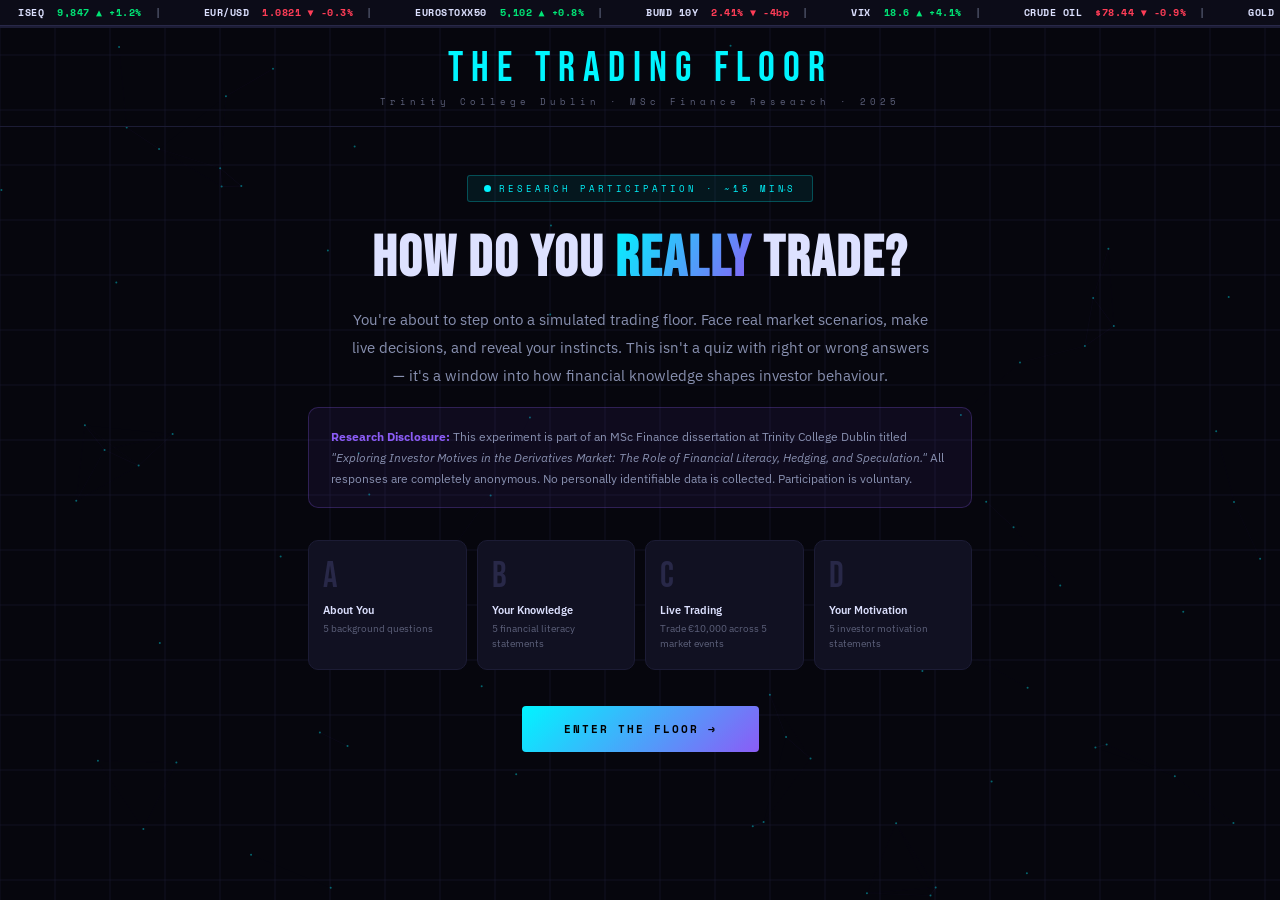
<file: index.html>
<!DOCTYPE html>
<html lang="en">
<head>
<meta charset="UTF-8">
<meta name="viewport" content="width=device-width, initial-scale=1.0">
<title>The Trading Floor — TCD MSc Finance Research</title>
<link href="https://fonts.googleapis.com/css2?family=Bebas+Neue&family=Space+Mono:wght@400;700&family=IBM+Plex+Sans:ital,wght@0,300;0,400;0,500;0,600;1,400&display=swap" rel="stylesheet">
<style>
:root{
  --bg:#06060d;--surface:#0c0c18;--card:#111122;--card2:#161630;
  --border:#1c1c35;--border2:#282848;
  --cyan:#00f5ff;--purple:#8b5cf6;--green:#00e676;
  --amber:#ffb300;--red:#ff3d57;--pink:#ff6b9d;
  --text:#dde1ff;--muted:#5c607a;--muted2:#8890b0;
}
*{margin:0;padding:0;box-sizing:border-box;}
html{scroll-behavior:smooth;}
body{background:var(--bg);color:var(--text);font-family:'IBM Plex Sans',sans-serif;min-height:100vh;overflow-x:hidden;}

/* ── CANVAS ── */
#bgCanvas{position:fixed;top:0;left:0;width:100%;height:100%;z-index:0;pointer-events:none;}

/* ── TICKER ── */
.ticker{position:fixed;top:0;left:0;width:100%;z-index:300;height:26px;background:var(--surface);border-bottom:1px solid var(--border2);overflow:hidden;display:flex;align-items:center;}
.ticker-track{display:flex;animation:tickRun 50s linear infinite;white-space:nowrap;}
@keyframes tickRun{0%{transform:translateX(0)}100%{transform:translateX(-50%)}}
.tick{font-family:'Space Mono',monospace;font-size:10px;padding:0 18px;color:var(--muted2);letter-spacing:.5px;}
.tick b{color:var(--text);}
.tick.up b.val{color:var(--green);}
.tick.dn b.val{color:var(--red);}

/* ── PROGRESS ── */
.prog-bar{position:fixed;top:26px;left:0;width:100%;height:2px;background:var(--border);z-index:299;}
.prog-fill{height:100%;background:linear-gradient(90deg,var(--cyan),var(--purple),var(--pink));transition:width .5s ease;width:0%;}

/* ── HEADER ── */
header{position:relative;z-index:10;padding:48px 40px 18px;text-align:center;border-bottom:1px solid var(--border);}
.hd-logo{font-family:'Bebas Neue',sans-serif;font-size:42px;letter-spacing:8px;color:var(--cyan);line-height:1;}
.hd-sub{font-family:'Space Mono',monospace;font-size:9px;color:var(--muted);letter-spacing:4px;margin-top:5px;}

/* ── SCREENS ── */
.screen{display:none;position:relative;z-index:10;}
.screen.active{display:block;}

/* ══════════ INTRO ══════════ */
#intro{max-width:720px;margin:0 auto;padding:48px 28px 80px;text-align:center;}
.badge-live{display:inline-flex;align-items:center;gap:8px;background:rgba(0,245,255,.07);border:1px solid rgba(0,245,255,.25);border-radius:3px;padding:6px 16px;font-family:'Space Mono',monospace;font-size:9px;letter-spacing:3px;color:var(--cyan);margin-bottom:28px;}
.blink{width:7px;height:7px;border-radius:50%;background:var(--cyan);animation:blink 1.4s ease infinite;}
@keyframes blink{0%,100%{opacity:1}50%{opacity:.2}}
.intro-h{font-family:'Bebas Neue',sans-serif;font-size:58px;letter-spacing:2px;line-height:1;margin-bottom:18px;}
.intro-h span{background:linear-gradient(120deg,var(--cyan),var(--purple));-webkit-background-clip:text;-webkit-text-fill-color:transparent;background-clip:text;}
.intro-p{font-size:15px;line-height:1.85;color:var(--muted2);max-width:580px;margin:0 auto 18px;}
.research-box{background:rgba(139,92,246,.07);border:1px solid rgba(139,92,246,.25);border-radius:10px;padding:18px 22px;font-size:12px;color:var(--muted2);line-height:1.75;text-align:left;margin:18px 0 32px;}
.research-box strong{color:var(--purple);}
.phases{display:grid;grid-template-columns:repeat(4,1fr);gap:10px;margin-bottom:36px;}
.ph{background:var(--card);border:1px solid var(--border);border-radius:10px;padding:18px 14px;text-align:left;}
.ph-letter{font-family:'Bebas Neue',sans-serif;font-size:36px;line-height:1;color:var(--border2);}
.ph-name{font-size:11px;font-weight:600;color:var(--text);margin-top:8px;}
.ph-desc{font-size:10px;color:var(--muted);margin-top:4px;line-height:1.5;}

/* ── BUTTONS ── */
.btn{background:linear-gradient(135deg,var(--cyan),var(--purple));color:#000;border:none;padding:15px 42px;font-family:'Space Mono',monospace;font-size:11px;font-weight:700;letter-spacing:2px;cursor:pointer;border-radius:4px;transition:all .2s;text-transform:uppercase;}
.btn:hover{transform:translateY(-2px);box-shadow:0 12px 32px rgba(0,245,255,.25);}
.btn:disabled{opacity:.4;cursor:not-allowed;transform:none;}
.btn-sm{background:var(--card2);color:var(--text);border:1px solid var(--border2);padding:10px 24px;font-family:'Space Mono',monospace;font-size:10px;letter-spacing:1px;cursor:pointer;border-radius:4px;transition:all .2s;text-transform:uppercase;}
.btn-sm:hover{border-color:var(--cyan);color:var(--cyan);}
.btn-ghost{background:transparent;border:1px solid var(--border2);color:var(--muted2);padding:10px 22px;font-family:'Space Mono',monospace;font-size:10px;letter-spacing:1px;cursor:pointer;border-radius:4px;transition:all .2s;text-transform:uppercase;}
.btn-ghost:hover{border-color:var(--purple);color:var(--text);}

/* ══════════ SECTION WRAPPER ══════════ */
#game{max-width:900px;margin:0 auto;padding:32px 22px 80px;}
.sec-hdr{display:flex;align-items:center;gap:14px;margin-bottom:26px;padding-bottom:18px;border-bottom:1px solid var(--border);}
.sec-tag{font-family:'Space Mono',monospace;font-size:9px;letter-spacing:2px;color:var(--cyan);background:rgba(0,245,255,.08);border:1px solid rgba(0,245,255,.2);padding:4px 12px;border-radius:2px;white-space:nowrap;}
.sec-title{font-family:'Bebas Neue',sans-serif;font-size:24px;letter-spacing:2px;color:var(--text);}
.sec-step{margin-left:auto;font-family:'Space Mono',monospace;font-size:10px;color:var(--muted);}

/* ── Q CARD ── */
.qcard{background:var(--card);border:1px solid var(--border);border-radius:12px;padding:28px 30px;margin-bottom:18px;animation:fadeUp .35s ease;}
@keyframes fadeUp{from{opacity:0;transform:translateY(16px)}to{opacity:1;transform:translateY(0)}}
.qlabel{font-family:'Space Mono',monospace;font-size:9px;letter-spacing:3px;color:var(--muted);margin-bottom:14px;}
.qtext{font-size:17px;font-weight:500;line-height:1.6;color:var(--text);margin-bottom:22px;}

/* ── OPTIONS ── */
.opts{display:flex;flex-direction:column;gap:9px;}
.opt{background:var(--surface);border:1.5px solid var(--border);border-radius:8px;padding:13px 18px;cursor:pointer;display:flex;align-items:center;gap:13px;transition:all .15s;font-size:14px;color:var(--text);}
.opt:hover{border-color:var(--purple);background:rgba(139,92,246,.07);transform:translateX(4px);}
.opt.sel{border-color:var(--cyan);background:rgba(0,245,255,.07);}
.opt-mark{width:18px;height:18px;border-radius:50%;border:2px solid var(--border2);flex-shrink:0;transition:all .15s;}
.opt.sel .opt-mark{border-color:var(--cyan);background:var(--cyan);}
.chk-mark{width:18px;height:18px;border-radius:4px;border:2px solid var(--border2);flex-shrink:0;display:flex;align-items:center;justify-content:center;font-size:10px;transition:all .15s;}
.opt.sel .chk-mark{border-color:var(--cyan);background:var(--cyan);color:#000;}

/* multi-col options */
.opts-2col{display:grid;grid-template-columns:1fr 1fr;gap:9px;}

/* ── LIKERT ── */
.lk-wrap{background:var(--card);border:1px solid var(--border);border-radius:12px;padding:24px 28px;margin-bottom:13px;animation:fadeUp .35s ease;}
.lk-stmt{font-size:15px;font-weight:500;line-height:1.65;color:var(--text);margin-bottom:20px;}
.lk-row{display:flex;align-items:center;gap:10px;}
.lk-end{font-family:'Space Mono',monospace;font-size:9px;color:var(--muted2);line-height:1.4;min-width:75px;}
.lk-end.r{text-align:right;}
.lk-dots{display:flex;flex:1;justify-content:center;gap:10px;}
.lk-dot{width:46px;height:46px;border-radius:50%;border:2px solid var(--border2);background:var(--surface);cursor:pointer;display:flex;align-items:center;justify-content:center;font-family:'Space Mono',monospace;font-size:12px;color:var(--muted2);transition:all .15s;}
.lk-dot:hover{border-color:var(--purple);color:var(--text);transform:scale(1.1);}
.lk-dot.sel{border-color:var(--cyan);background:rgba(0,245,255,.12);color:var(--cyan);transform:scale(1.15);}

/* ── NAV ── */
.nav{display:flex;justify-content:space-between;align-items:center;margin-top:18px;}

/* ══════════ SECTION C — TRADING GAME ══════════ */
#tradingGame{}
.tg-layout{display:grid;grid-template-columns:280px 1fr;gap:18px;align-items:start;}

/* Portfolio sidebar */
.portfolio-panel{background:var(--card);border:1px solid var(--border);border-radius:12px;padding:20px;position:sticky;top:80px;}
.pp-title{font-family:'Space Mono',monospace;font-size:9px;letter-spacing:3px;color:var(--muted);margin-bottom:16px;}
.cash-display{background:var(--surface);border:1px solid var(--border2);border-radius:8px;padding:14px 16px;margin-bottom:14px;}
.cash-lbl{font-family:'Space Mono',monospace;font-size:9px;color:var(--muted);letter-spacing:2px;margin-bottom:4px;}
.cash-val{font-family:'Bebas Neue',sans-serif;font-size:36px;color:var(--green);line-height:1;}
.assets-list{display:flex;flex-direction:column;gap:8px;margin-bottom:14px;}
.asset-row{background:var(--surface);border:1px solid var(--border);border-radius:7px;padding:10px 13px;}
.asset-name{font-family:'Space Mono',monospace;font-size:9px;color:var(--muted2);letter-spacing:1px;margin-bottom:3px;}
.asset-val{font-size:13px;font-weight:600;color:var(--text);}
.asset-pnl{font-family:'Space Mono',monospace;font-size:10px;margin-top:2px;}
.asset-pnl.up{color:var(--green);}
.asset-pnl.dn{color:var(--red);}
.port-total{background:linear-gradient(135deg,rgba(0,245,255,.08),rgba(139,92,246,.08));border:1px solid var(--border2);border-radius:8px;padding:12px 14px;}
.pt-lbl{font-family:'Space Mono',monospace;font-size:9px;color:var(--muted);letter-spacing:2px;margin-bottom:4px;}
.pt-val{font-family:'Bebas Neue',sans-serif;font-size:28px;line-height:1;}
.pt-val.up{color:var(--green);}
.pt-val.dn{color:var(--red);}
.pt-val.neutral{color:var(--text);}
.event-counter{display:flex;gap:6px;margin-bottom:14px;}
.ev-dot{width:10px;height:10px;border-radius:50%;border:2px solid var(--border2);transition:all .3s;}
.ev-dot.done{background:var(--cyan);border-color:var(--cyan);}
.ev-dot.active{background:var(--amber);border-color:var(--amber);box-shadow:0 0 8px var(--amber);}

/* Event panel */
.event-panel{display:flex;flex-direction:column;gap:14px;}
.event-card{background:var(--card);border:1px solid var(--border);border-radius:12px;overflow:hidden;animation:fadeUp .4s ease;}
.event-top{padding:20px 24px 16px;border-bottom:1px solid var(--border);}
.breaking{display:inline-flex;align-items:center;gap:7px;background:rgba(255,61,87,.12);border:1px solid rgba(255,61,87,.3);border-radius:3px;padding:3px 10px;font-family:'Space Mono',monospace;font-size:8px;letter-spacing:2px;color:var(--red);margin-bottom:10px;}
.breaking-dot{width:6px;height:6px;border-radius:50%;background:var(--red);animation:blink 1s infinite;}
.event-title{font-family:'Bebas Neue',sans-serif;font-size:22px;letter-spacing:2px;color:var(--text);margin-bottom:8px;}
.event-desc{font-size:13px;line-height:1.65;color:var(--muted2);}
.affected-tag{display:inline-block;margin-top:10px;font-family:'Space Mono',monospace;font-size:9px;padding:3px 10px;border-radius:2px;background:rgba(255,179,0,.1);color:var(--amber);border:1px solid rgba(255,179,0,.3);}

/* Instrument cards */
.inst-grid{display:grid;grid-template-columns:1fr 1fr;gap:10px;padding:20px 24px;}
.inst-card{background:var(--surface);border:2px solid var(--border);border-radius:10px;padding:16px;cursor:pointer;transition:all .2s;position:relative;overflow:hidden;}
.inst-card::before{content:'';position:absolute;top:0;left:0;right:0;height:2px;background:transparent;transition:background .2s;}
.inst-card:hover{border-color:var(--purple);transform:translateY(-2px);box-shadow:0 8px 24px rgba(0,0,0,.4);}
.inst-card:hover::before{background:var(--purple);}
.inst-card.sel-hedge{border-color:var(--green);}
.inst-card.sel-hedge::before{background:var(--green);}
.inst-card.sel-spec{border-color:var(--red);}
.inst-card.sel-spec::before{background:var(--red);}
.inst-card.sel-neutral{border-color:var(--amber);}
.inst-card.sel-neutral::before{background:var(--amber);}
.inst-card.dimmed{opacity:.3;pointer-events:none;}
.inst-type{font-family:'Space Mono',monospace;font-size:8px;letter-spacing:2px;padding:2px 8px;border-radius:2px;display:inline-block;margin-bottom:10px;}
.inst-type.hedge{background:rgba(0,230,118,.12);color:var(--green);}
.inst-type.spec{background:rgba(255,61,87,.12);color:var(--red);}
.inst-type.neutral{background:rgba(255,179,0,.1);color:var(--amber);}
.inst-name{font-size:13px;font-weight:600;color:var(--text);margin-bottom:6px;line-height:1.3;}
.inst-desc{font-size:11px;color:var(--muted2);line-height:1.5;margin-bottom:10px;}
.inst-cost{font-family:'Space Mono',monospace;font-size:11px;color:var(--cyan);}

/* Outcome flash */
.outcome-overlay{position:fixed;inset:0;background:rgba(6,6,13,.9);z-index:400;display:none;flex-direction:column;align-items:center;justify-content:center;animation:fadeIn .3s ease;}
.outcome-overlay.active{display:flex;}
.outcome-overlay.active{display:flex;}
@keyframes fadeIn{from{opacity:0}to{opacity:1}}
.outcome-box{background:var(--card);border:1px solid var(--border2);border-radius:16px;padding:40px 48px;text-align:center;max-width:480px;width:90%;}
.outcome-emoji{font-size:56px;margin-bottom:12px;animation:pop .4s ease;}
@keyframes pop{0%{transform:scale(0.5)}80%{transform:scale(1.15)}100%{transform:scale(1)}}
.outcome-title{font-family:'Bebas Neue',sans-serif;font-size:36px;letter-spacing:2px;margin-bottom:10px;}
.outcome-title.good{color:var(--green);}
.outcome-title.bad{color:var(--red);}
.outcome-title.neutral{color:var(--amber);}
.outcome-desc{font-size:14px;color:var(--muted2);line-height:1.7;margin-bottom:24px;}
.outcome-delta{font-family:'Space Mono',monospace;font-size:16px;font-weight:700;margin-bottom:20px;}
.outcome-delta.pos{color:var(--green);}
.outcome-delta.neg{color:var(--red);}

/* ══════════ THANK YOU ══════════ */
#thankyou{max-width:680px;margin:0 auto;padding:60px 28px 80px;text-align:center;}
.ty-glyph{font-size:72px;animation:levitate 2s ease-in-out infinite alternate;display:block;}
@keyframes levitate{from{transform:translateY(0)}to{transform:translateY(-14px)}}
.ty-h{font-family:'Bebas Neue',sans-serif;font-size:64px;letter-spacing:4px;line-height:1;background:linear-gradient(120deg,var(--green),var(--cyan),var(--purple));-webkit-background-clip:text;-webkit-text-fill-color:transparent;background-clip:text;margin-bottom:8px;}
.ty-sub{font-family:'Space Mono',monospace;font-size:10px;letter-spacing:3px;color:var(--cyan);margin-bottom:32px;}
.ty-saved{display:inline-flex;align-items:center;gap:8px;background:rgba(0,230,118,.08);border:1px solid rgba(0,230,118,.3);border-radius:4px;padding:10px 20px;font-family:'Space Mono',monospace;font-size:9px;letter-spacing:2px;color:var(--green);margin-bottom:28px;}
.ty-card{background:var(--card);border:1px solid var(--border);border-radius:14px;padding:30px;margin-bottom:20px;}
.ty-msg{font-size:17px;line-height:1.8;color:var(--text);margin-bottom:14px;}
.ty-note{font-size:13px;color:var(--muted2);line-height:1.75;}
.ty-note strong{color:var(--purple);}
.ty-stats{display:grid;grid-template-columns:repeat(3,1fr);gap:12px;margin:24px 0;}
.ty-stat{background:var(--surface);border:1px solid var(--border);border-radius:10px;padding:20px 12px;}
.ty-num{font-family:'Bebas Neue',sans-serif;font-size:48px;color:var(--cyan);line-height:1;}
.ty-lbl{font-family:'Space Mono',monospace;font-size:8px;letter-spacing:2px;color:var(--muted);margin-top:6px;}
.ty-footer{font-family:'Space Mono',monospace;font-size:9px;color:var(--muted);letter-spacing:2px;margin-top:20px;}

/* confetti */
.confetti-wrap{position:fixed;inset:0;pointer-events:none;z-index:5;overflow:hidden;}
.cp{position:absolute;width:8px;height:8px;border-radius:2px;animation:fall linear forwards;}
@keyframes fall{0%{transform:translateY(-20px) rotate(0deg);opacity:1;}100%{transform:translateY(105vh) rotate(540deg);opacity:0;}}

/* sending */
.sending{position:fixed;inset:0;background:rgba(6,6,13,.88);z-index:500;display:none;flex-direction:column;align-items:center;justify-content:center;}
.sending.on{display:flex;}
.spin{width:44px;height:44px;border-radius:50%;border:3px solid var(--border2);border-top-color:var(--cyan);animation:spin .7s linear infinite;margin-bottom:14px;}
@keyframes spin{to{transform:rotate(360deg)}}
.send-txt{font-family:'Space Mono',monospace;font-size:10px;letter-spacing:2px;color:var(--muted2);}

@media(max-width:680px){
  .phases{grid-template-columns:1fr 1fr;}
  .tg-layout{grid-template-columns:1fr;}
  .portfolio-panel{position:static;}
  .inst-grid{grid-template-columns:1fr;}
  .opts-2col{grid-template-columns:1fr;}
  .ty-stats{grid-template-columns:1fr;}
  .intro-h{font-size:40px;}
}
</style>
</head>
<body>

<canvas id="bgCanvas"></canvas>
<div class="confetti-wrap" id="confettiWrap"></div>
<div class="sending" id="sendingOverlay"><div class="spin"></div><div class="send-txt">TRANSMITTING DATA TO SECURE DATABASE...</div></div>
<div class="outcome-overlay" id="outcomeOverlay"></div>

<!-- TICKER -->
<div class="ticker"><div class="ticker-track" id="tickerTrack"></div></div>
<div class="prog-bar"><div class="prog-fill" id="progFill"></div></div>

<header>
  <div class="hd-logo">THE TRADING FLOOR</div>
  <div class="hd-sub">Trinity College Dublin · MSc Finance Research · 2025</div>
</header>

<!-- ══ INTRO ══ -->
<div id="intro" class="screen active">
  <div class="badge-live"><div class="blink"></div>RESEARCH PARTICIPATION · ~15 MINS</div>
  <h1 class="intro-h">How do you <span>really</span> trade?</h1>
  <p class="intro-p">You're about to step onto a simulated trading floor. Face real market scenarios, make live decisions, and reveal your instincts. This isn't a quiz with right or wrong answers — it's a window into how financial knowledge shapes investor behaviour.</p>
  <div class="research-box">
    <strong>Research Disclosure:</strong> This experiment is part of an MSc Finance dissertation at Trinity College Dublin titled <em>"Exploring Investor Motives in the Derivatives Market: The Role of Financial Literacy, Hedging, and Speculation."</em> All responses are completely anonymous. No personally identifiable data is collected. Participation is voluntary.
  </div>
  <div class="phases">
    <div class="ph"><div class="ph-letter">A</div><div class="ph-name">About You</div><div class="ph-desc">5 background questions</div></div>
    <div class="ph"><div class="ph-letter">B</div><div class="ph-name">Your Knowledge</div><div class="ph-desc">5 financial literacy statements</div></div>
    <div class="ph"><div class="ph-letter">C</div><div class="ph-name">Live Trading</div><div class="ph-desc">Trade €10,000 across 5 market events</div></div>
    <div class="ph"><div class="ph-letter">D</div><div class="ph-name">Your Motivation</div><div class="ph-desc">5 investor motivation statements</div></div>
  </div>
  <button class="btn" onclick="startGame()">ENTER THE FLOOR →</button>
</div>

<!-- ══ SECTIONS A, B, D ══ -->
<div id="game" class="screen">
  <div class="sec-hdr">
    <div class="sec-tag" id="secTag">SECTION A</div>
    <div class="sec-title" id="secTitle">ABOUT YOU</div>
    <div class="sec-step" id="secStep">Q1 of 20</div>
  </div>
  <div id="qArea"></div>
  <div class="nav"><span></span><button class="btn" id="nextBtn" onclick="nextStep()" style="display:none">NEXT →</button></div>
</div>

<!-- ══ SECTION C: TRADING GAME ══ -->
<div id="tradingGame" class="screen">
  <div class="sec-hdr">
    <div class="sec-tag">SECTION C — LIVE TRADING</div>
    <div class="sec-title">THE TRADING FLOOR</div>
    <div class="sec-step" id="eventStep">EVENT 1 OF 5</div>
  </div>
  <div class="tg-layout">
    <!-- Portfolio Sidebar -->
    <div class="portfolio-panel">
      <div class="pp-title">YOUR PORTFOLIO</div>
      <div class="event-counter" id="eventCounter"></div>
      <div class="cash-display">
        <div class="cash-lbl">AVAILABLE CASH</div>
        <div class="cash-val" id="cashDisplay">€10,000</div>
      </div>
      <div class="assets-list" id="assetsList"></div>
      <div class="port-total">
        <div class="pt-lbl">TOTAL PORTFOLIO VALUE</div>
        <div class="pt-val neutral" id="totalVal">€22,500</div>
      </div>
    </div>
    <!-- Event Panel -->
    <div class="event-panel" id="eventPanel"></div>
  </div>
</div>

<!-- ══ THANK YOU ══ -->
<div id="thankyou" class="screen">
  <span class="ty-glyph">🏆</span>
  <div class="ty-h">MISSION COMPLETE</div>
  <div class="ty-sub">● LEVEL CLEARED · DATA TRANSMITTED ●</div>
  <div class="ty-saved"><span>✓</span> RESPONSE RECORDED ANONYMOUSLY</div>
  <div class="ty-card">
    <div class="ty-msg">You just played the market — and the market played you back.</div>
    <div class="ty-note">There were no right or wrong answers. Every decision you made — every trade, every statement — reveals something real about how financial minds work. That's exactly what this research is here to uncover.<br><br>Your anonymous responses contribute to <strong>Exploring Investor Motives in the Derivatives Market</strong> — an MSc Finance study at Trinity College Dublin. You've helped make academic research a little more human.</div>
    <div class="ty-stats">
      <div class="ty-stat"><div class="ty-num">20</div><div class="ty-lbl">QUESTIONS<br>ANSWERED</div></div>
      <div class="ty-stat"><div class="ty-num">4</div><div class="ty-lbl">SECTIONS<br>COMPLETED</div></div>
      <div class="ty-stat"><div class="ty-num" id="tyFinalPort">€0</div><div class="ty-lbl">FINAL<br>PORTFOLIO</div></div>
    </div>
  </div>
  <div class="ty-footer">THANK YOU FOR YOUR TIME · NOW GO TRADE SOMETHING REAL 📈</div>
</div>

<script>
// ══════════════════════════════════
// GOOGLE SHEETS — paste your URL here
// ══════════════════════════════════
const SHEETS_URL = 'https://script.google.com/macros/s/AKfycbwCrHaWi04XUuERljvZBDbU-_lGr93ThGrSRYaaSOvQLm_76zToYc5RfluOrdJEmTEo0Q/exec';

// ── TICKER ────────────────────────
const TICKS = [
  {sym:'ISEQ',val:'9,847',dir:'up',chg:'+1.2%'},
  {sym:'EUR/USD',val:'1.0821',dir:'dn',chg:'-0.3%'},
  {sym:'EUROSTOXX50',val:'5,102',dir:'up',chg:'+0.8%'},
  {sym:'BUND 10Y',val:'2.41%',dir:'dn',chg:'-4bp'},
  {sym:'VIX',val:'18.6',dir:'up',chg:'+4.1%'},
  {sym:'CRUDE OIL',val:'$78.44',dir:'dn',chg:'-0.9%'},
  {sym:'GOLD',val:'$2,318',dir:'up',chg:'+0.5%'},
  {sym:'DAX',val:'18,204',dir:'up',chg:'+0.6%'},
  {sym:'S&P 500',val:'5,234',dir:'up',chg:'+0.4%'},
  {sym:'FTSE 100',val:'8,102',dir:'dn',chg:'-0.2%'},
  {sym:'BTC/USD',val:'67,400',dir:'up',chg:'+2.1%'},
  {sym:'SILVER',val:'$28.4',dir:'up',chg:'+0.7%'},
  {sym:'EUR/GBP',val:'0.8542',dir:'dn',chg:'-0.1%'},
  {sym:'WHEAT',val:'$612',dir:'up',chg:'+1.4%'},
];
(function buildTicker(){
  const t = document.getElementById('tickerTrack');
  const items = [...TICKS,...TICKS];
  t.innerHTML = items.map(x=>`<span class="tick ${x.dir}"><b>${x.sym}</b> &nbsp;<b class="val">${x.val} ${x.dir==='up'?'▲':'▼'} ${x.chg}</b> &nbsp;|&nbsp;</span>`).join('');
})();

// ── CANVAS ────────────────────────
(function initCanvas(){
  const c = document.getElementById('bgCanvas');
  const ctx = c.getContext('2d');
  let W,H,pts=[];
  const resize=()=>{W=c.width=innerWidth;H=c.height=innerHeight;};
  resize(); window.addEventListener('resize',resize);
  const init=()=>{pts=[];for(let i=0;i<Math.floor(W*H/14000);i++)pts.push({x:Math.random()*W,y:Math.random()*H,vx:(Math.random()-.5)*.25,vy:(Math.random()-.5)*.25});};
  init();
  const draw=()=>{
    ctx.clearRect(0,0,W,H);
    ctx.strokeStyle='rgba(20,20,42,0.8)';ctx.lineWidth=1;
    for(let x=0;x<W;x+=55){ctx.beginPath();ctx.moveTo(x,0);ctx.lineTo(x,H);ctx.stroke();}
    for(let y=0;y<H;y+=55){ctx.beginPath();ctx.moveTo(0,y);ctx.lineTo(W,y);ctx.stroke();}
    pts.forEach(p=>{
      p.x+=p.vx;p.y+=p.vy;
      if(p.x<0||p.x>W)p.vx*=-1;if(p.y<0||p.y>H)p.vy*=-1;
      ctx.beginPath();ctx.arc(p.x,p.y,1,0,Math.PI*2);
      ctx.fillStyle='rgba(0,245,255,0.4)';ctx.fill();
    });
    pts.forEach((a,i)=>pts.slice(i+1).forEach(b=>{
      const d=Math.hypot(a.x-b.x,a.y-b.y);
      if(d<100){ctx.beginPath();ctx.moveTo(a.x,a.y);ctx.lineTo(b.x,b.y);ctx.strokeStyle=`rgba(139,92,246,${.12*(1-d/100)})`;ctx.lineWidth=.5;ctx.stroke();}
    }));
    requestAnimationFrame(draw);
  };
  draw();
})();

// ══════════════════════════════════
// STATE
// ══════════════════════════════════
let responses = {};
let phase = 'A'; // A | B | C | D
let qIdx = 0;

// Portfolio state
let cash = 10000;
let assets = [
  {name:'TECH STOCK (SAP SE)',base:4500,current:4500,pnl:0},
  {name:'OIL ETF',base:3500,current:3500,pnl:0},
  {name:'EURO BONDS',base:4500,current:4500,pnl:0}
];
let eventIdx = 0;
let tradeChoices = []; // stores {type:'hedge'|'spec'|'neutral'|'hold', score:1-5} for Q11-Q15

// ── PROGRESS ──────────────────────
function setProgress(pct){ document.getElementById('progFill').style.width=pct+'%'; }

// ══════════════════════════════════
// SECTION A — DEMOGRAPHICS
// ══════════════════════════════════
const demoQs = [
  {id:'Q1',text:'What is your gender?',type:'single',opts:['Male','Female','Non-binary','Prefer not to say']},
  {id:'Q2',text:'What is your age group?',type:'single',opts:['18–24','25–34','35–44','45–54','55+']},
  {id:'Q3',text:'What is your highest level of education?',type:'single',opts:['Undergraduate degree','Postgraduate degree','Professional qualification (CFA, ACCA, etc.)','Other']},
  {id:'Q4',text:'How long have you been trading or investing?',type:'single',opts:['Less than 1 year','1–3 years','3–5 years','5+ years',"I don't trade but have financial knowledge"]},
  {id:'Q5',text:'Which financial instruments have you used or studied? (Select all that apply)',type:'multi',opts:['Futures','Options','Forwards']},
];

function renderDemo(idx){
  const q=demoQs[idx];
  setProgress((idx/20)*100);
  document.getElementById('secTag').textContent='SECTION A — DEMOGRAPHICS';
  document.getElementById('secTitle').textContent='ABOUT YOU';
  document.getElementById('secStep').textContent=`Q${idx+1} of 20`;
  document.getElementById('nextBtn').style.display='none';
  const multi=q.type==='multi';
  document.getElementById('qArea').innerHTML=`
    <div class="qcard">
      <div class="qlabel">QUESTION ${idx+1} OF 5</div>
      <div class="qtext">${q.text}</div>
      <div class="opts" id="optsCont">
        ${q.opts.map((o,i)=>`
          <div class="opt" id="dopt_${i}" onclick="pickDemo(${i},'${q.id}',${multi})">
            <div class="${multi?'chk-mark':'opt-mark'}">${multi&&responses[q.id]&&responses[q.id].includes(o)?'✓':''}</div>
            <span>${o}</span>
          </div>`).join('')}
      </div>
    </div>`;
  // restore
  if(responses[q.id]!==undefined){
    if(multi){
      (responses[q.id]||[]).forEach(v=>{const i=q.opts.indexOf(v);if(i>=0){document.getElementById(`dopt_${i}`).classList.add('sel');document.getElementById(`dopt_${i}`).querySelector('.chk-mark').textContent='✓';}});
      if((responses[q.id]||[]).length) document.getElementById('nextBtn').style.display='inline-block';
    } else {
      const i=q.opts.indexOf(responses[q.id]);
      if(i>=0) document.getElementById(`dopt_${i}`).classList.add('sel');
      document.getElementById('nextBtn').style.display='inline-block';
    }
  }
}

function pickDemo(idx,qid,multi){
  const q=demoQs.find(x=>x.id===qid);
  if(multi){
    const el=document.getElementById(`dopt_${idx}`);
    el.classList.toggle('sel');
    const chk=el.querySelector('.chk-mark');
    chk.textContent=el.classList.contains('sel')?'✓':'';
    const vals=[...document.querySelectorAll('.opt.sel')].map(e=>q.opts[parseInt(e.id.split('_')[1])]);
    responses[qid]=vals;
    document.getElementById('nextBtn').style.display=vals.length?'inline-block':'none';
  } else {
    document.querySelectorAll('.opt').forEach(e=>e.classList.remove('sel'));
    document.getElementById(`dopt_${idx}`).classList.add('sel');
    responses[qid]=q.opts[idx];
    document.getElementById('nextBtn').style.display='inline-block';
  }
}

// ══════════════════════════════════
// SECTION B — FINANCIAL LITERACY
// ══════════════════════════════════
const flStmts=[
  'I understand how futures contracts are priced and settled.',
  'I understand the difference between call and put options.',
  'I am aware of the margin requirements involved in derivatives trading.',
  'I understand how leverage works in derivatives markets.',
  'I can assess the risk-reward profile of a derivatives instrument before trading.'
];

function renderFL(idx){
  const qn=6+idx;
  setProgress(((5+idx)/20)*100);
  document.getElementById('secTag').textContent='SECTION B — FINANCIAL LITERACY';
  document.getElementById('secTitle').textContent='YOUR KNOWLEDGE';
  document.getElementById('secStep').textContent=`Q${qn} of 20`;
  document.getElementById('nextBtn').style.display='none';
  const saved=responses['Q'+qn];
  document.getElementById('qArea').innerHTML=`
    <div class="lk-wrap">
      <div class="qlabel">QUESTION ${idx+1} OF 5 · RATE YOUR AGREEMENT</div>
      <div class="lk-stmt">${flStmts[idx]}</div>
      <div class="lk-row">
        <div class="lk-end">Strongly<br>Disagree</div>
        <div class="lk-dots">
          ${[1,2,3,4,5].map(n=>`<div class="lk-dot ${saved===n?'sel':''}" id="ld_${n}" onclick="pickFL(${n},'Q${qn}')">${n}</div>`).join('')}
        </div>
        <div class="lk-end r">Strongly<br>Agree</div>
      </div>
    </div>`;
  if(saved!==undefined) document.getElementById('nextBtn').style.display='inline-block';
}

function pickFL(val,qid){
  document.querySelectorAll('.lk-dot').forEach(d=>d.classList.remove('sel'));
  document.getElementById(`ld_${val}`).classList.add('sel');
  responses[qid]=val;
  document.getElementById('nextBtn').style.display='inline-block';
}

// ══════════════════════════════════
// SECTION C — TRADING GAME
// ══════════════════════════════════
const EVENTS = [
  {
    title:'TECH EARNINGS MISS',
    desc:'SAP SE reports earnings 15% below analyst expectations. Markets react immediately — tech stocks slide across the board.',
    affected:'YOUR TECH STOCK IS DOWN 8%',
    assetIdx:0, assetChange:-0.08,
    instruments:[
      {type:'hedge',name:'Take out price protection',desc:'Pay to protect your tech stock from falling further. Limits your downside.',cost:500,outcome:'Your protection kicks in — losses capped. Smart defensive move.',outcomeDelta:+400,score:1},
      {type:'spec',name:'Bet it will keep falling',desc:'Open a position that pays out if the stock continues to drop.',cost:800,outcome:'The stock bounces back — your bet loses. Market is unpredictable.',outcomeDelta:-600,score:5},
      {type:'neutral',name:'Sell the stock now',desc:'Exit your tech position entirely. Take the loss, move to cash.',cost:0,outcome:'You exited — avoided further pain but missed a partial recovery.',outcomeDelta:+150,score:3},
      {type:'hedge',name:'Hold and do nothing',desc:"Stay put. No additional cost. See how things develop.",cost:0,outcome:'Stock stays flat after the initial drop. Your patience holds.',outcomeDelta:0,score:2},
    ]
  },
  {
    title:'OIL PRICE SPIKE',
    desc:'OPEC announces a surprise production cut. Oil prices surge 12% in a single session.',
    affected:'YOUR OIL ETF IS UP 12%',
    assetIdx:1, assetChange:+0.12,
    instruments:[
      {type:'hedge',name:'Lock in your oil gains now',desc:'Secure the profit by agreeing to sell at the current high price.',cost:300,outcome:'You locked in gains before a small pullback. Textbook hedging.',outcomeDelta:+380,score:1},
      {type:'spec',name:'Double down on oil rising',desc:'Put more cash into an oil position — bet prices keep climbing.',cost:1200,outcome:'Oil pulls back slightly — your leveraged bet loses some ground.',outcomeDelta:-400,score:5},
      {type:'neutral',name:'Protect your other assets',desc:'High oil hurts airlines and manufacturers. Shield those positions.',cost:400,outcome:'Your broader portfolio is protected from oil knock-on effects.',outcomeDelta:+200,score:2},
      {type:'neutral',name:'Hold and watch',desc:'Do nothing — enjoy the gain and monitor the situation.',cost:0,outcome:'Oil holds steady. Your ETF gain is intact.',outcomeDelta:0,score:3},
    ]
  },
  {
    title:'ECB EMERGENCY RATE HIKE',
    desc:'The ECB announces an unexpected 75bp rate hike to combat inflation. Bond markets take a sharp hit.',
    affected:'YOUR EURO BONDS ARE DOWN 6%',
    assetIdx:2, assetChange:-0.06,
    instruments:[
      {type:'hedge',name:'Take out interest rate protection',desc:'A contract that pays out when rates rise — offsets your bond losses.',cost:600,outcome:'Your rate protection activates — bond losses largely offset. Solid hedge.',outcomeDelta:+520,score:1},
      {type:'spec',name:'Bet rates keep rising',desc:'Open a position that profits if the ECB hikes again.',cost:900,outcome:'ECB pauses — no further hike. Your speculative bet expires worthless.',outcomeDelta:-700,score:5},
      {type:'neutral',name:'Sell bonds, buy short-term cash',desc:'Exit long bonds and park money in shorter-term instruments.',cost:0,outcome:'You reduced duration risk — portfolio stabilises.',outcomeDelta:+100,score:3},
      {type:'hedge',name:'Hold — rates may fall back',desc:'Stay in your bonds. Central banks often reverse course.',cost:0,outcome:'Bonds recover 40% of losses over the following week.',outcomeDelta:+160,score:2},
    ]
  },
  {
    title:'DOLLAR WEAKENS SHARPLY',
    desc:"You've just received a €5,000 bonus payment in US dollars. The dollar suddenly weakens 5% against the euro.",
    affected:'YOUR $5,000 BONUS IS LOSING VALUE',
    assetIdx:-1, assetChange:0,
    instruments:[
      {type:'hedge',name:'Lock in today\'s exchange rate',desc:'Fix the rate now with a forward contract — know exactly what you get.',cost:200,outcome:'Rate locked. When dollar falls further, you\'re fully protected.',outcomeDelta:+300,score:1},
      {type:'spec',name:'Wait — bet the dollar recovers',desc:'Hold your dollars and hope for a rebound before converting.',cost:0,outcome:'Dollar weakens further. You convert at a worse rate than today.',outcomeDelta:-250,score:5},
      {type:'neutral',name:'Convert half now, hold half',desc:'Split the risk — convert 50% today, leave the rest open.',cost:0,outcome:'Balanced outcome. You capture some protection, some upside.',outcomeDelta:+100,score:3},
      {type:'hedge',name:'Convert everything immediately',desc:'No FX risk — convert all dollars to euros at today\'s rate.',cost:0,outcome:'Clean exit. Dollar drops further — you avoided the extra loss.',outcomeDelta:+200,score:2},
    ]
  },
  {
    title:'MARKETS ARE FALLING',
    desc:'Bad news hits — stocks across your portfolio are dropping. Everyone is panicking. You have cash and need to decide what to do right now.',
    affected:'ALL YOUR ASSETS ARE DOWN TODAY',
    assetIdx:-1, assetChange:-0.05,
    instruments:[
      {type:'hedge',name:'Put a safety net on my portfolio',desc:'Pay a small amount to protect against further losses. Limits how much worse things can get.',cost:700,outcome:'Smart move — the market keeps falling but your safety net cushions the blow.',outcomeDelta:+600,score:1},
      {type:'spec',name:'Bet the market keeps falling',desc:'Open a trade that makes money if prices keep dropping. High risk, high reward.',cost:1000,outcome:'Markets find a floor and bounce back — your bet loses money.',outcomeDelta:-800,score:5},
      {type:'neutral',name:'Buy more assets at lower prices',desc:'Use your cash to buy while everything is cheap and wait for recovery.',cost:1500,outcome:'Markets recover over the next few days — your extra purchase gains in value.',outcomeDelta:+400,score:3},
      {type:'hedge',name:'Do nothing and wait it out',desc:'Stay calm. Keep everything as is. Market drops are usually temporary.',cost:0,outcome:'Markets partially recover. Staying patient avoided locking in losses.',outcomeDelta:+200,score:2},
    ]
  }
];

function initTrading(){
  cash=10000;
  assets=[
    {name:'TECH STOCK (SAP SE)',base:4500,current:4500,pnl:0},
    {name:'OIL ETF',base:3500,current:3500,pnl:0},
    {name:'EURO BONDS',base:4500,current:4500,pnl:0}
  ];
  eventIdx=0;tradeChoices=[];
  renderEventCounter();
  updatePortfolioUI();
  renderEvent();
}

function renderEventCounter(){
  document.getElementById('eventCounter').innerHTML=
    EVENTS.map((_,i)=>`<div class="ev-dot ${i<eventIdx?'done':i===eventIdx?'active':''}" id="evdot_${i}"></div>`).join('');
}

function updatePortfolioUI(){
  document.getElementById('cashDisplay').textContent='€'+cash.toLocaleString();
  const aList=document.getElementById('assetsList');
  aList.innerHTML=assets.map(a=>{
    const pnlPct=a.base?((a.current-a.base)/a.base*100).toFixed(1):0;
    const up=a.current>=a.base;
    return `<div class="asset-row">
      <div class="asset-name">${a.name}</div>
      <div class="asset-val">€${a.current.toLocaleString()}</div>
      <div class="asset-pnl ${up?'up':'dn'}">${up?'▲':'▼'} ${Math.abs(pnlPct)}%</div>
    </div>`;
  }).join('');
  const total=cash+assets.reduce((s,a)=>s+a.current,0);
  const tv=document.getElementById('totalVal');
  tv.textContent='€'+total.toLocaleString();
  tv.className='pt-val '+(total>22500?'up':total<22500?'dn':'neutral');
}

function renderEvent(){
  setProgress(((10+eventIdx)/20)*100);
  document.getElementById('eventStep').textContent=`EVENT ${eventIdx+1} OF 5`;
  renderEventCounter();
  const ev=EVENTS[eventIdx];
  // Apply asset change immediately for visual effect
  if(ev.assetIdx>=0){
    assets[ev.assetIdx].current=Math.round(assets[ev.assetIdx].base*(1+ev.assetChange));
    assets[ev.assetIdx].pnl=assets[ev.assetIdx].current-assets[ev.assetIdx].base;
  } else if(ev.assetChange!==0){
    assets.forEach(a=>{a.current=Math.round(a.base*(1+ev.assetChange));a.pnl=a.current-a.base;});
  }
  updatePortfolioUI();

  document.getElementById('eventPanel').innerHTML=`
    <div class="event-card">
      <div class="event-top">
        <div class="breaking"><div class="breaking-dot"></div>BREAKING MARKET EVENT</div>
        <div class="event-title">${ev.title}</div>
        <div class="event-desc">${ev.desc}</div>
        <div class="affected-tag">⚠ ${ev.affected}</div>
      </div>
      <div class="inst-grid" id="instGrid">
        ${ev.instruments.map((inst,i)=>`
          <div class="inst-card" id="ic_${i}" onclick="pickInstrument(${i})">
            <div class="inst-type ${inst.type}">${inst.type.toUpperCase()}</div>
            <div class="inst-name">${inst.name}</div>
            <div class="inst-desc">${inst.desc}</div>
            <div class="inst-cost">${inst.cost>0?'Cost: €'+inst.cost:'No cost'}</div>
          </div>`).join('')}
      </div>
    </div>`;
}

function pickInstrument(idx){
  const ev=EVENTS[eventIdx];
  const inst=ev.instruments[idx];
  if(cash<inst.cost){
    alert("Not enough cash for this option! Choose another.");
    return;
  }
  document.querySelectorAll('.inst-card').forEach((el,i)=>{
    el.classList.remove('sel-hedge','sel-spec','sel-neutral');
    el.classList.toggle('dimmed',i!==idx);
    el.style.pointerEvents='none';
  });
  document.getElementById(`ic_${idx}`).classList.add(`sel-${inst.type}`);
  // deduct cost
  cash=Math.max(0,cash-inst.cost);
  updatePortfolioUI();
  // store choice
  tradeChoices.push({type:inst.type,score:inst.score,event:ev.title});
  responses['Q'+(11+eventIdx)]=inst.type.charAt(0).toUpperCase()+inst.type.slice(1);
  // show outcome after delay
  setTimeout(()=>showOutcome(inst,ev),700);
}

function showOutcome(inst,ev){
  const pos=inst.outcomeDelta>=0;
  const neutral=inst.outcomeDelta===0;
  // apply outcome delta to portfolio
  cash=Math.round(cash+Math.max(0,inst.outcomeDelta));
  if(ev.assetIdx>=0){
    assets[ev.assetIdx].current=Math.max(0,assets[ev.assetIdx].current+Math.min(0,inst.outcomeDelta));
  }
  updatePortfolioUI();

  const overlay=document.getElementById('outcomeOverlay');
  overlay.innerHTML=`
    <div class="outcome-box">
      <div class="outcome-emoji">${neutral?'🤝':pos?'📈':'📉'}</div>
      <div class="outcome-title ${neutral?'neutral':pos?'good':'bad'}">${neutral?'STEADY HAND':pos?'GOOD CALL':'MARKET WINS'}</div>
      <div class="outcome-delta ${pos||neutral?'pos':'neg'}">${inst.outcomeDelta>=0?'+':''}€${Math.abs(inst.outcomeDelta).toLocaleString()} portfolio impact</div>
      <div class="outcome-desc">${inst.outcome}</div>
      <button class="btn" onclick="nextEvent()">${eventIdx<4?'NEXT EVENT →':'SEE RESULTS →'}</button>
    </div>`;
  overlay.classList.add('active');
}

function nextEvent(){
  document.getElementById('outcomeOverlay').classList.remove('active');
  eventIdx++;
  if(eventIdx<5){
    renderEvent();
  } else {
    // Update asset bases for final state
    enterSection('D');
  }
}

// ══════════════════════════════════
// SECTION D — IMS
// ══════════════════════════════════
const imsStmts=[
  'I am highly motivated to actively participate in derivatives markets.',
  'I constantly look for new opportunities to trade derivatives instruments.',
  'My motivation to trade derivatives has increased over time.',
  'I am driven to continuously learn more about derivatives markets.',
  'I feel confident and motivated when making derivatives trading decisions.'
];

function renderIMS(idx){
  const qn=16+idx;
  setProgress(((15+idx)/20)*100);
  document.getElementById('secTag').textContent='SECTION D — INVESTOR MOTIVATION';
  document.getElementById('secTitle').textContent='YOUR MOTIVATION';
  document.getElementById('secStep').textContent=`Q${qn} of 20`;
  document.getElementById('nextBtn').style.display='none';
  const saved=responses['Q'+qn];
  document.getElementById('qArea').innerHTML=`
    <div class="lk-wrap">
      <div class="qlabel">QUESTION ${idx+1} OF 5 · RATE YOUR AGREEMENT</div>
      <div class="lk-stmt">${imsStmts[idx]}</div>
      <div class="lk-row">
        <div class="lk-end">Strongly<br>Disagree</div>
        <div class="lk-dots">
          ${[1,2,3,4,5].map(n=>`<div class="lk-dot ${saved===n?'sel':''}" id="ld_${n}" onclick="pickIMS(${n},'Q${qn}')">${n}</div>`).join('')}
        </div>
        <div class="lk-end r">Strongly<br>Agree</div>
      </div>
    </div>`;
  if(saved!==undefined) document.getElementById('nextBtn').style.display='inline-block';
}

function pickIMS(val,qid){
  document.querySelectorAll('.lk-dot').forEach(d=>d.classList.remove('sel'));
  document.getElementById(`ld_${val}`).classList.add('sel');
  responses[qid]=val;
  document.getElementById('nextBtn').style.display='inline-block';
}

// ══════════════════════════════════
// FLOW CONTROL
// ══════════════════════════════════
function startGame(){
  document.getElementById('intro').classList.remove('active');
  document.getElementById('game').classList.add('active');
  phase='A';qIdx=0;
  renderDemo(0);
}

function enterSection(s){
  phase=s;qIdx=0;
  if(s==='C'){
    document.getElementById('game').classList.remove('active');
    document.getElementById('tradingGame').classList.add('active');
    initTrading();
  } else {
    document.getElementById('tradingGame').classList.remove('active');
    document.getElementById('game').classList.add('active');
    if(s==='B') renderFL(0);
    else if(s==='D') renderIMS(0);
  }
}

function nextStep(){
  if(phase==='A'){
    qIdx++;
    if(qIdx<5) renderDemo(qIdx);
    else enterSection('B');
  } else if(phase==='B'){
    qIdx++;
    if(qIdx<5) renderFL(qIdx);
    else enterSection('C');
  } else if(phase==='D'){
    qIdx++;
    if(qIdx<5) renderIMS(qIdx);
    else submitData();
  }
}

// ══════════════════════════════════
// DATA SUBMISSION
// ══════════════════════════════════
function submitData(){
  document.getElementById('sendingOverlay').classList.add('on');
  const finalPortfolio = cash + assets.reduce((s,a)=>s+a.current,0);

  // Score map: each trade choice → SM score + HED score for SPSS
  const scoreMap={
    'Speculative':{SM:5,HED:1},
    'Hedging':    {SM:1,HED:5},
    'Neutral':    {SM:3,HED:3},
    'Cautious':   {SM:2,HED:2}
  };
  const s11=scoreMap[responses.Q11]||{SM:'',HED:''};
  const s12=scoreMap[responses.Q12]||{SM:'',HED:''};
  const s13=scoreMap[responses.Q13]||{SM:'',HED:''};
  const s14=scoreMap[responses.Q14]||{SM:'',HED:''};
  const s15=scoreMap[responses.Q15]||{SM:'',HED:''};

  const payload={
    Timestamp: new Date().toISOString(),
    Q1_Gender: responses.Q1||'',
    Q2_Age: responses.Q2||'',
    Q3_Education: responses.Q3||'',
    Q4_Experience: responses.Q4||'',
    Q5_Instruments: Array.isArray(responses.Q5)?responses.Q5.join(';'):(responses.Q5||''),
    Q6_FL1: responses.Q6||'',
    Q7_FL2: responses.Q7||'',
    Q8_FL3: responses.Q8||'',
    Q9_FL4: responses.Q9||'',
    Q10_FL5: responses.Q10||'',
    Q11_Choice: responses.Q11||'', Q11_SM: s11.SM, Q11_HED: s11.HED,
    Q12_Choice: responses.Q12||'', Q12_SM: s12.SM, Q12_HED: s12.HED,
    Q13_Choice: responses.Q13||'', Q13_SM: s13.SM, Q13_HED: s13.HED,
    Q14_Choice: responses.Q14||'', Q14_SM: s14.SM, Q14_HED: s14.HED,
    Q15_Choice: responses.Q15||'', Q15_SM: s15.SM, Q15_HED: s15.HED,
    Q16_IMS1: responses.Q16||'',
    Q17_IMS2: responses.Q17||'',
    Q18_IMS3: responses.Q18||'',
    Q19_IMS4: responses.Q19||'',
    Q20_IMS5: responses.Q20||'',
    FinalPortfolioValue: finalPortfolio
  };

  console.log('=== RESEARCH DATA ==='); console.table(payload);

  fetch(SHEETS_URL,{method:'POST',mode:'no-cors',headers:{'Content-Type':'application/json'},body:JSON.stringify(payload)})
    .then(()=>showThankyou(finalPortfolio))
    .catch(()=>showThankyou(finalPortfolio));
}

function showThankyou(finalPort){
  document.getElementById('sendingOverlay').classList.remove('on');
  document.getElementById('game').classList.remove('active');
  document.getElementById('tradingGame').classList.remove('active');
  document.getElementById('thankyou').classList.add('active');
  setProgress(100);
  document.getElementById('tyFinalPort').textContent='€'+finalPort.toLocaleString();
  spawnConfetti();
}

// ── CONFETTI ──────────────────────
function spawnConfetti(){
  const cols=['#00f5ff','#8b5cf6','#ff6b9d','#00e676','#ffb300'];
  const wrap=document.getElementById('confettiWrap');
  for(let i=0;i<90;i++){
    setTimeout(()=>{
      const p=document.createElement('div');
      p.className='cp';
      p.style.cssText=`left:${Math.random()*100}vw;background:${cols[i%cols.length]};animation-duration:${Math.random()*2+2}s;animation-delay:${Math.random()*1.5}s;width:${Math.random()*8+4}px;height:${Math.random()*8+4}px;`;
      wrap.appendChild(p);
      setTimeout(()=>p.remove(),4500);
    },i*25);
  }
}
</script>

<!--
════════════════════════════════════════════════
GOOGLE SHEETS SETUP — READ THIS
════════════════════════════════════════════════

STEP 1: Create a new Google Sheet.
Add these exact headers in Row 1:
Timestamp | Q1_Gender | Q2_Age | Q3_Education | Q4_Experience | Q5_Instruments |
Q6_FL1 | Q7_FL2 | Q8_FL3 | Q9_FL4 | Q10_FL5 |
Q11_TechEvent | Q12_OilEvent | Q13_RateEvent | Q14_FXEvent | Q15_CrashEvent |
Q16_IMS1 | Q17_IMS2 | Q18_IMS3 | Q19_IMS4 | Q20_IMS5 | FinalPortfolioValue

STEP 2: Extensions → Apps Script → paste this:

function doPost(e) {
  var sheet = SpreadsheetApp.getActiveSpreadsheet().getActiveSheet();
  var data = JSON.parse(e.postData.contents);
  sheet.appendRow([
    data.Timestamp,
    data.Q1_Gender, data.Q2_Age, data.Q3_Education, data.Q4_Experience, data.Q5_Instruments,
    data.Q6_FL1, data.Q7_FL2, data.Q8_FL3, data.Q9_FL4, data.Q10_FL5,
    data.Q11_Choice, data.Q11_SM, data.Q11_HED,
    data.Q12_Choice, data.Q12_SM, data.Q12_HED,
    data.Q13_Choice, data.Q13_SM, data.Q13_HED,
    data.Q14_Choice, data.Q14_SM, data.Q14_HED,
    data.Q15_Choice, data.Q15_SM, data.Q15_HED,
    data.Q16_IMS1, data.Q17_IMS2, data.Q18_IMS3, data.Q19_IMS4, data.Q20_IMS5,
    data.FinalPortfolioValue
  ]);
  return ContentService.createTextOutput('OK');
}

STEP 3: Deploy → New Deployment → Web App
  - Execute as: Me
  - Who has access: Anyone
  Copy the Web App URL.

STEP 4: Replace 'https://script.google.com/macros/s/AKfycbwxGWLnzvyjL84_oiu6iimKNjPaoMBasXkskqoJML8POpWVbpk3GKSm7hD1KiPw0R_YMQ/exec' in this file with that URL.

STEP 5: Export Google Sheet as CSV → Import to SPSS.
  Columns Q6–Q10 = FL factor items (Likert 1–5)
  Columns Q11–Q15 = SM/HED items (Hedge/Spec/Neutral/Cautious)
  Columns Q16–Q20 = IMS factor items (Likert 1–5)
════════════════════════════════════════════════
-->
</body>
</html>
</file>
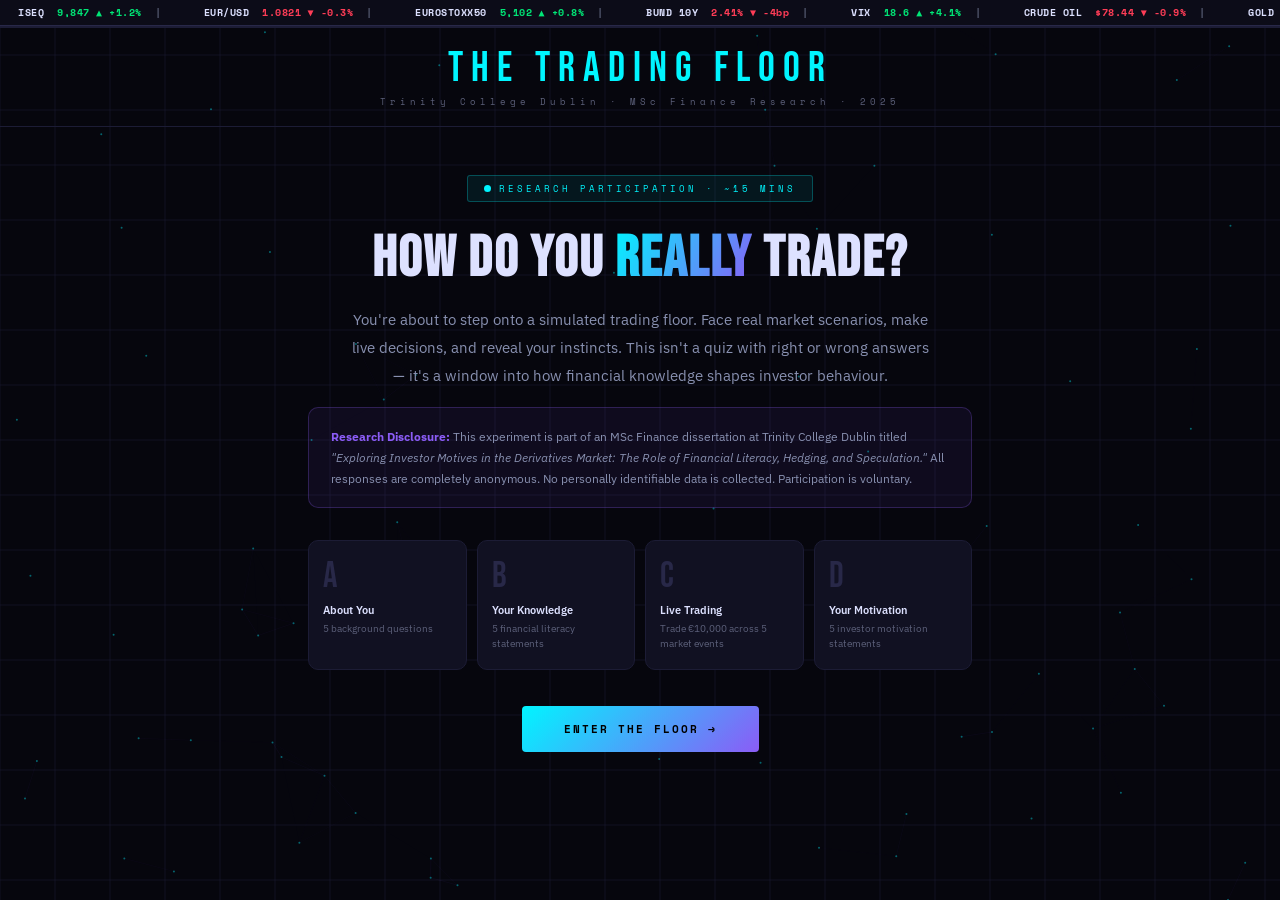
<file: trading-experiment-full (2).html>
<!DOCTYPE html>
<html lang="en">
<head>
<meta charset="UTF-8">
<meta name="viewport" content="width=device-width, initial-scale=1.0">
<title>The Trading Floor — TCD MSc Finance Research</title>
<link href="https://fonts.googleapis.com/css2?family=Bebas+Neue&family=Space+Mono:wght@400;700&family=IBM+Plex+Sans:ital,wght@0,300;0,400;0,500;0,600;1,400&display=swap" rel="stylesheet">
<style>
:root{
  --bg:#06060d;--surface:#0c0c18;--card:#111122;--card2:#161630;
  --border:#1c1c35;--border2:#282848;
  --cyan:#00f5ff;--purple:#8b5cf6;--green:#00e676;
  --amber:#ffb300;--red:#ff3d57;--pink:#ff6b9d;
  --text:#dde1ff;--muted:#5c607a;--muted2:#8890b0;
}
*{margin:0;padding:0;box-sizing:border-box;}
html{scroll-behavior:smooth;}
body{background:var(--bg);color:var(--text);font-family:'IBM Plex Sans',sans-serif;min-height:100vh;overflow-x:hidden;}

/* ── CANVAS ── */
#bgCanvas{position:fixed;top:0;left:0;width:100%;height:100%;z-index:0;pointer-events:none;}

/* ── TICKER ── */
.ticker{position:fixed;top:0;left:0;width:100%;z-index:300;height:26px;background:var(--surface);border-bottom:1px solid var(--border2);overflow:hidden;display:flex;align-items:center;}
.ticker-track{display:flex;animation:tickRun 50s linear infinite;white-space:nowrap;}
@keyframes tickRun{0%{transform:translateX(0)}100%{transform:translateX(-50%)}}
.tick{font-family:'Space Mono',monospace;font-size:10px;padding:0 18px;color:var(--muted2);letter-spacing:.5px;}
.tick b{color:var(--text);}
.tick.up b.val{color:var(--green);}
.tick.dn b.val{color:var(--red);}

/* ── PROGRESS ── */
.prog-bar{position:fixed;top:26px;left:0;width:100%;height:2px;background:var(--border);z-index:299;}
.prog-fill{height:100%;background:linear-gradient(90deg,var(--cyan),var(--purple),var(--pink));transition:width .5s ease;width:0%;}

/* ── HEADER ── */
header{position:relative;z-index:10;padding:48px 40px 18px;text-align:center;border-bottom:1px solid var(--border);}
.hd-logo{font-family:'Bebas Neue',sans-serif;font-size:42px;letter-spacing:8px;color:var(--cyan);line-height:1;}
.hd-sub{font-family:'Space Mono',monospace;font-size:9px;color:var(--muted);letter-spacing:4px;margin-top:5px;}

/* ── SCREENS ── */
.screen{display:none;position:relative;z-index:10;}
.screen.active{display:block;}

/* ══════════ INTRO ══════════ */
#intro{max-width:720px;margin:0 auto;padding:48px 28px 80px;text-align:center;}
.badge-live{display:inline-flex;align-items:center;gap:8px;background:rgba(0,245,255,.07);border:1px solid rgba(0,245,255,.25);border-radius:3px;padding:6px 16px;font-family:'Space Mono',monospace;font-size:9px;letter-spacing:3px;color:var(--cyan);margin-bottom:28px;}
.blink{width:7px;height:7px;border-radius:50%;background:var(--cyan);animation:blink 1.4s ease infinite;}
@keyframes blink{0%,100%{opacity:1}50%{opacity:.2}}
.intro-h{font-family:'Bebas Neue',sans-serif;font-size:58px;letter-spacing:2px;line-height:1;margin-bottom:18px;}
.intro-h span{background:linear-gradient(120deg,var(--cyan),var(--purple));-webkit-background-clip:text;-webkit-text-fill-color:transparent;background-clip:text;}
.intro-p{font-size:15px;line-height:1.85;color:var(--muted2);max-width:580px;margin:0 auto 18px;}
.research-box{background:rgba(139,92,246,.07);border:1px solid rgba(139,92,246,.25);border-radius:10px;padding:18px 22px;font-size:12px;color:var(--muted2);line-height:1.75;text-align:left;margin:18px 0 32px;}
.research-box strong{color:var(--purple);}
.phases{display:grid;grid-template-columns:repeat(4,1fr);gap:10px;margin-bottom:36px;}
.ph{background:var(--card);border:1px solid var(--border);border-radius:10px;padding:18px 14px;text-align:left;}
.ph-letter{font-family:'Bebas Neue',sans-serif;font-size:36px;line-height:1;color:var(--border2);}
.ph-name{font-size:11px;font-weight:600;color:var(--text);margin-top:8px;}
.ph-desc{font-size:10px;color:var(--muted);margin-top:4px;line-height:1.5;}

/* ── BUTTONS ── */
.btn{background:linear-gradient(135deg,var(--cyan),var(--purple));color:#000;border:none;padding:15px 42px;font-family:'Space Mono',monospace;font-size:11px;font-weight:700;letter-spacing:2px;cursor:pointer;border-radius:4px;transition:all .2s;text-transform:uppercase;}
.btn:hover{transform:translateY(-2px);box-shadow:0 12px 32px rgba(0,245,255,.25);}
.btn:disabled{opacity:.4;cursor:not-allowed;transform:none;}
.btn-sm{background:var(--card2);color:var(--text);border:1px solid var(--border2);padding:10px 24px;font-family:'Space Mono',monospace;font-size:10px;letter-spacing:1px;cursor:pointer;border-radius:4px;transition:all .2s;text-transform:uppercase;}
.btn-sm:hover{border-color:var(--cyan);color:var(--cyan);}
.btn-ghost{background:transparent;border:1px solid var(--border2);color:var(--muted2);padding:10px 22px;font-family:'Space Mono',monospace;font-size:10px;letter-spacing:1px;cursor:pointer;border-radius:4px;transition:all .2s;text-transform:uppercase;}
.btn-ghost:hover{border-color:var(--purple);color:var(--text);}

/* ══════════ SECTION WRAPPER ══════════ */
#game{max-width:900px;margin:0 auto;padding:32px 22px 80px;}
.sec-hdr{display:flex;align-items:center;gap:14px;margin-bottom:26px;padding-bottom:18px;border-bottom:1px solid var(--border);}
.sec-tag{font-family:'Space Mono',monospace;font-size:9px;letter-spacing:2px;color:var(--cyan);background:rgba(0,245,255,.08);border:1px solid rgba(0,245,255,.2);padding:4px 12px;border-radius:2px;white-space:nowrap;}
.sec-title{font-family:'Bebas Neue',sans-serif;font-size:24px;letter-spacing:2px;color:var(--text);}
.sec-step{margin-left:auto;font-family:'Space Mono',monospace;font-size:10px;color:var(--muted);}

/* ── Q CARD ── */
.qcard{background:var(--card);border:1px solid var(--border);border-radius:12px;padding:28px 30px;margin-bottom:18px;animation:fadeUp .35s ease;}
@keyframes fadeUp{from{opacity:0;transform:translateY(16px)}to{opacity:1;transform:translateY(0)}}
.qlabel{font-family:'Space Mono',monospace;font-size:9px;letter-spacing:3px;color:var(--muted);margin-bottom:14px;}
.qtext{font-size:17px;font-weight:500;line-height:1.6;color:var(--text);margin-bottom:22px;}

/* ── OPTIONS ── */
.opts{display:flex;flex-direction:column;gap:9px;}
.opt{background:var(--surface);border:1.5px solid var(--border);border-radius:8px;padding:13px 18px;cursor:pointer;display:flex;align-items:center;gap:13px;transition:all .15s;font-size:14px;color:var(--text);}
.opt:hover{border-color:var(--purple);background:rgba(139,92,246,.07);transform:translateX(4px);}
.opt.sel{border-color:var(--cyan);background:rgba(0,245,255,.07);}
.opt-mark{width:18px;height:18px;border-radius:50%;border:2px solid var(--border2);flex-shrink:0;transition:all .15s;}
.opt.sel .opt-mark{border-color:var(--cyan);background:var(--cyan);}
.chk-mark{width:18px;height:18px;border-radius:4px;border:2px solid var(--border2);flex-shrink:0;display:flex;align-items:center;justify-content:center;font-size:10px;transition:all .15s;}
.opt.sel .chk-mark{border-color:var(--cyan);background:var(--cyan);color:#000;}

/* multi-col options */
.opts-2col{display:grid;grid-template-columns:1fr 1fr;gap:9px;}

/* ── LIKERT ── */
.lk-wrap{background:var(--card);border:1px solid var(--border);border-radius:12px;padding:24px 28px;margin-bottom:13px;animation:fadeUp .35s ease;}
.lk-stmt{font-size:15px;font-weight:500;line-height:1.65;color:var(--text);margin-bottom:20px;}
.lk-row{display:flex;align-items:center;gap:10px;}
.lk-end{font-family:'Space Mono',monospace;font-size:9px;color:var(--muted2);line-height:1.4;min-width:75px;}
.lk-end.r{text-align:right;}
.lk-dots{display:flex;flex:1;justify-content:center;gap:10px;}
.lk-dot{width:46px;height:46px;border-radius:50%;border:2px solid var(--border2);background:var(--surface);cursor:pointer;display:flex;align-items:center;justify-content:center;font-family:'Space Mono',monospace;font-size:12px;color:var(--muted2);transition:all .15s;}
.lk-dot:hover{border-color:var(--purple);color:var(--text);transform:scale(1.1);}
.lk-dot.sel{border-color:var(--cyan);background:rgba(0,245,255,.12);color:var(--cyan);transform:scale(1.15);}

/* ── NAV ── */
.nav{display:flex;justify-content:space-between;align-items:center;margin-top:18px;}

/* ══════════ SECTION C — TRADING GAME ══════════ */
#tradingGame{}
.tg-layout{display:grid;grid-template-columns:280px 1fr;gap:18px;align-items:start;}

/* Portfolio sidebar */
.portfolio-panel{background:var(--card);border:1px solid var(--border);border-radius:12px;padding:20px;position:sticky;top:80px;}
.pp-title{font-family:'Space Mono',monospace;font-size:9px;letter-spacing:3px;color:var(--muted);margin-bottom:16px;}
.cash-display{background:var(--surface);border:1px solid var(--border2);border-radius:8px;padding:14px 16px;margin-bottom:14px;}
.cash-lbl{font-family:'Space Mono',monospace;font-size:9px;color:var(--muted);letter-spacing:2px;margin-bottom:4px;}
.cash-val{font-family:'Bebas Neue',sans-serif;font-size:36px;color:var(--green);line-height:1;}
.assets-list{display:flex;flex-direction:column;gap:8px;margin-bottom:14px;}
.asset-row{background:var(--surface);border:1px solid var(--border);border-radius:7px;padding:10px 13px;}
.asset-name{font-family:'Space Mono',monospace;font-size:9px;color:var(--muted2);letter-spacing:1px;margin-bottom:3px;}
.asset-val{font-size:13px;font-weight:600;color:var(--text);}
.asset-pnl{font-family:'Space Mono',monospace;font-size:10px;margin-top:2px;}
.asset-pnl.up{color:var(--green);}
.asset-pnl.dn{color:var(--red);}
.port-total{background:linear-gradient(135deg,rgba(0,245,255,.08),rgba(139,92,246,.08));border:1px solid var(--border2);border-radius:8px;padding:12px 14px;}
.pt-lbl{font-family:'Space Mono',monospace;font-size:9px;color:var(--muted);letter-spacing:2px;margin-bottom:4px;}
.pt-val{font-family:'Bebas Neue',sans-serif;font-size:28px;line-height:1;}
.pt-val.up{color:var(--green);}
.pt-val.dn{color:var(--red);}
.pt-val.neutral{color:var(--text);}
.event-counter{display:flex;gap:6px;margin-bottom:14px;}
.ev-dot{width:10px;height:10px;border-radius:50%;border:2px solid var(--border2);transition:all .3s;}
.ev-dot.done{background:var(--cyan);border-color:var(--cyan);}
.ev-dot.active{background:var(--amber);border-color:var(--amber);box-shadow:0 0 8px var(--amber);}

/* Event panel */
.event-panel{display:flex;flex-direction:column;gap:14px;}
.event-card{background:var(--card);border:1px solid var(--border);border-radius:12px;overflow:hidden;animation:fadeUp .4s ease;}
.event-top{padding:20px 24px 16px;border-bottom:1px solid var(--border);}
.breaking{display:inline-flex;align-items:center;gap:7px;background:rgba(255,61,87,.12);border:1px solid rgba(255,61,87,.3);border-radius:3px;padding:3px 10px;font-family:'Space Mono',monospace;font-size:8px;letter-spacing:2px;color:var(--red);margin-bottom:10px;}
.breaking-dot{width:6px;height:6px;border-radius:50%;background:var(--red);animation:blink 1s infinite;}
.event-title{font-family:'Bebas Neue',sans-serif;font-size:22px;letter-spacing:2px;color:var(--text);margin-bottom:8px;}
.event-desc{font-size:13px;line-height:1.65;color:var(--muted2);}
.affected-tag{display:inline-block;margin-top:10px;font-family:'Space Mono',monospace;font-size:9px;padding:3px 10px;border-radius:2px;background:rgba(255,179,0,.1);color:var(--amber);border:1px solid rgba(255,179,0,.3);}

/* Instrument cards */
.inst-grid{display:grid;grid-template-columns:1fr 1fr;gap:10px;padding:20px 24px;}
.inst-card{background:var(--surface);border:2px solid var(--border);border-radius:10px;padding:16px;cursor:pointer;transition:all .2s;position:relative;overflow:hidden;}
.inst-card::before{content:'';position:absolute;top:0;left:0;right:0;height:2px;background:transparent;transition:background .2s;}
.inst-card:hover{border-color:var(--purple);transform:translateY(-2px);box-shadow:0 8px 24px rgba(0,0,0,.4);}
.inst-card:hover::before{background:var(--purple);}
.inst-card.sel-hedge{border-color:var(--green);}
.inst-card.sel-hedge::before{background:var(--green);}
.inst-card.sel-spec{border-color:var(--red);}
.inst-card.sel-spec::before{background:var(--red);}
.inst-card.sel-neutral{border-color:var(--amber);}
.inst-card.sel-neutral::before{background:var(--amber);}
.inst-card.dimmed{opacity:.3;pointer-events:none;}
.inst-type{font-family:'Space Mono',monospace;font-size:8px;letter-spacing:2px;padding:2px 8px;border-radius:2px;display:inline-block;margin-bottom:10px;}
.inst-type.hedge{background:rgba(0,230,118,.12);color:var(--green);}
.inst-type.spec{background:rgba(255,61,87,.12);color:var(--red);}
.inst-type.neutral{background:rgba(255,179,0,.1);color:var(--amber);}
.inst-name{font-size:13px;font-weight:600;color:var(--text);margin-bottom:6px;line-height:1.3;}
.inst-desc{font-size:11px;color:var(--muted2);line-height:1.5;margin-bottom:10px;}
.inst-cost{font-family:'Space Mono',monospace;font-size:11px;color:var(--cyan);}

/* Outcome flash */
.outcome-overlay{position:fixed;inset:0;background:rgba(6,6,13,.9);z-index:400;display:none;flex-direction:column;align-items:center;justify-content:center;animation:fadeIn .3s ease;}
.outcome-overlay.active{display:flex;}
.outcome-overlay.active{display:flex;}
@keyframes fadeIn{from{opacity:0}to{opacity:1}}
.outcome-box{background:var(--card);border:1px solid var(--border2);border-radius:16px;padding:40px 48px;text-align:center;max-width:480px;width:90%;}
.outcome-emoji{font-size:56px;margin-bottom:12px;animation:pop .4s ease;}
@keyframes pop{0%{transform:scale(0.5)}80%{transform:scale(1.15)}100%{transform:scale(1)}}
.outcome-title{font-family:'Bebas Neue',sans-serif;font-size:36px;letter-spacing:2px;margin-bottom:10px;}
.outcome-title.good{color:var(--green);}
.outcome-title.bad{color:var(--red);}
.outcome-title.neutral{color:var(--amber);}
.outcome-desc{font-size:14px;color:var(--muted2);line-height:1.7;margin-bottom:24px;}
.outcome-delta{font-family:'Space Mono',monospace;font-size:16px;font-weight:700;margin-bottom:20px;}
.outcome-delta.pos{color:var(--green);}
.outcome-delta.neg{color:var(--red);}

/* ══════════ THANK YOU ══════════ */
#thankyou{max-width:680px;margin:0 auto;padding:60px 28px 80px;text-align:center;}
.ty-glyph{font-size:72px;animation:levitate 2s ease-in-out infinite alternate;display:block;}
@keyframes levitate{from{transform:translateY(0)}to{transform:translateY(-14px)}}
.ty-h{font-family:'Bebas Neue',sans-serif;font-size:64px;letter-spacing:4px;line-height:1;background:linear-gradient(120deg,var(--green),var(--cyan),var(--purple));-webkit-background-clip:text;-webkit-text-fill-color:transparent;background-clip:text;margin-bottom:8px;}
.ty-sub{font-family:'Space Mono',monospace;font-size:10px;letter-spacing:3px;color:var(--cyan);margin-bottom:32px;}
.ty-saved{display:inline-flex;align-items:center;gap:8px;background:rgba(0,230,118,.08);border:1px solid rgba(0,230,118,.3);border-radius:4px;padding:10px 20px;font-family:'Space Mono',monospace;font-size:9px;letter-spacing:2px;color:var(--green);margin-bottom:28px;}
.ty-card{background:var(--card);border:1px solid var(--border);border-radius:14px;padding:30px;margin-bottom:20px;}
.ty-msg{font-size:17px;line-height:1.8;color:var(--text);margin-bottom:14px;}
.ty-note{font-size:13px;color:var(--muted2);line-height:1.75;}
.ty-note strong{color:var(--purple);}
.ty-stats{display:grid;grid-template-columns:repeat(3,1fr);gap:12px;margin:24px 0;}
.ty-stat{background:var(--surface);border:1px solid var(--border);border-radius:10px;padding:20px 12px;}
.ty-num{font-family:'Bebas Neue',sans-serif;font-size:48px;color:var(--cyan);line-height:1;}
.ty-lbl{font-family:'Space Mono',monospace;font-size:8px;letter-spacing:2px;color:var(--muted);margin-top:6px;}
.ty-footer{font-family:'Space Mono',monospace;font-size:9px;color:var(--muted);letter-spacing:2px;margin-top:20px;}

/* confetti */
.confetti-wrap{position:fixed;inset:0;pointer-events:none;z-index:5;overflow:hidden;}
.cp{position:absolute;width:8px;height:8px;border-radius:2px;animation:fall linear forwards;}
@keyframes fall{0%{transform:translateY(-20px) rotate(0deg);opacity:1;}100%{transform:translateY(105vh) rotate(540deg);opacity:0;}}

/* sending */
.sending{position:fixed;inset:0;background:rgba(6,6,13,.88);z-index:500;display:none;flex-direction:column;align-items:center;justify-content:center;}
.sending.on{display:flex;}
.spin{width:44px;height:44px;border-radius:50%;border:3px solid var(--border2);border-top-color:var(--cyan);animation:spin .7s linear infinite;margin-bottom:14px;}
@keyframes spin{to{transform:rotate(360deg)}}
.send-txt{font-family:'Space Mono',monospace;font-size:10px;letter-spacing:2px;color:var(--muted2);}

@media(max-width:680px){
  .phases{grid-template-columns:1fr 1fr;}
  .tg-layout{grid-template-columns:1fr;}
  .portfolio-panel{position:static;}
  .inst-grid{grid-template-columns:1fr;}
  .opts-2col{grid-template-columns:1fr;}
  .ty-stats{grid-template-columns:1fr;}
  .intro-h{font-size:40px;}
}
</style>
</head>
<body>

<canvas id="bgCanvas"></canvas>
<div class="confetti-wrap" id="confettiWrap"></div>
<div class="sending" id="sendingOverlay"><div class="spin"></div><div class="send-txt">TRANSMITTING DATA TO SECURE DATABASE...</div></div>
<div class="outcome-overlay" id="outcomeOverlay"></div>

<!-- TICKER -->
<div class="ticker"><div class="ticker-track" id="tickerTrack"></div></div>
<div class="prog-bar"><div class="prog-fill" id="progFill"></div></div>

<header>
  <div class="hd-logo">THE TRADING FLOOR</div>
  <div class="hd-sub">Trinity College Dublin · MSc Finance Research · 2025</div>
</header>

<!-- ══ INTRO ══ -->
<div id="intro" class="screen active">
  <div class="badge-live"><div class="blink"></div>RESEARCH PARTICIPATION · ~15 MINS</div>
  <h1 class="intro-h">How do you <span>really</span> trade?</h1>
  <p class="intro-p">You're about to step onto a simulated trading floor. Face real market scenarios, make live decisions, and reveal your instincts. This isn't a quiz with right or wrong answers — it's a window into how financial knowledge shapes investor behaviour.</p>
  <div class="research-box">
    <strong>Research Disclosure:</strong> This experiment is part of an MSc Finance dissertation at Trinity College Dublin titled <em>"Exploring Investor Motives in the Derivatives Market: The Role of Financial Literacy, Hedging, and Speculation."</em> All responses are completely anonymous. No personally identifiable data is collected. Participation is voluntary.
  </div>
  <div class="phases">
    <div class="ph"><div class="ph-letter">A</div><div class="ph-name">About You</div><div class="ph-desc">5 background questions</div></div>
    <div class="ph"><div class="ph-letter">B</div><div class="ph-name">Your Knowledge</div><div class="ph-desc">5 financial literacy statements</div></div>
    <div class="ph"><div class="ph-letter">C</div><div class="ph-name">Live Trading</div><div class="ph-desc">Trade €10,000 across 5 market events</div></div>
    <div class="ph"><div class="ph-letter">D</div><div class="ph-name">Your Motivation</div><div class="ph-desc">5 investor motivation statements</div></div>
  </div>
  <button class="btn" onclick="startGame()">ENTER THE FLOOR →</button>
</div>

<!-- ══ SECTIONS A, B, D ══ -->
<div id="game" class="screen">
  <div class="sec-hdr">
    <div class="sec-tag" id="secTag">SECTION A</div>
    <div class="sec-title" id="secTitle">ABOUT YOU</div>
    <div class="sec-step" id="secStep">Q1 of 20</div>
  </div>
  <div id="qArea"></div>
  <div class="nav"><span></span><button class="btn" id="nextBtn" onclick="nextStep()" style="display:none">NEXT →</button></div>
</div>

<!-- ══ SECTION C: TRADING GAME ══ -->
<div id="tradingGame" class="screen">
  <div class="sec-hdr">
    <div class="sec-tag">SECTION C — LIVE TRADING</div>
    <div class="sec-title">THE TRADING FLOOR</div>
    <div class="sec-step" id="eventStep">EVENT 1 OF 5</div>
  </div>
  <div class="tg-layout">
    <!-- Portfolio Sidebar -->
    <div class="portfolio-panel">
      <div class="pp-title">YOUR PORTFOLIO</div>
      <div class="event-counter" id="eventCounter"></div>
      <div class="cash-display">
        <div class="cash-lbl">AVAILABLE CASH</div>
        <div class="cash-val" id="cashDisplay">€10,000</div>
      </div>
      <div class="assets-list" id="assetsList"></div>
      <div class="port-total">
        <div class="pt-lbl">TOTAL PORTFOLIO VALUE</div>
        <div class="pt-val neutral" id="totalVal">€22,500</div>
      </div>
    </div>
    <!-- Event Panel -->
    <div class="event-panel" id="eventPanel"></div>
  </div>
</div>

<!-- ══ THANK YOU ══ -->
<div id="thankyou" class="screen">
  <span class="ty-glyph">🏆</span>
  <div class="ty-h">MISSION COMPLETE</div>
  <div class="ty-sub">● LEVEL CLEARED · DATA TRANSMITTED ●</div>
  <div class="ty-saved"><span>✓</span> RESPONSE RECORDED ANONYMOUSLY</div>
  <div class="ty-card">
    <div class="ty-msg">You just played the market — and the market played you back.</div>
    <div class="ty-note">There were no right or wrong answers. Every decision you made — every trade, every statement — reveals something real about how financial minds work. That's exactly what this research is here to uncover.<br><br>Your anonymous responses contribute to <strong>Exploring Investor Motives in the Derivatives Market</strong> — an MSc Finance study at Trinity College Dublin. You've helped make academic research a little more human.</div>
    <div class="ty-stats">
      <div class="ty-stat"><div class="ty-num">20</div><div class="ty-lbl">QUESTIONS<br>ANSWERED</div></div>
      <div class="ty-stat"><div class="ty-num">4</div><div class="ty-lbl">SECTIONS<br>COMPLETED</div></div>
      <div class="ty-stat"><div class="ty-num" id="tyFinalPort">€0</div><div class="ty-lbl">FINAL<br>PORTFOLIO</div></div>
    </div>
  </div>
  <div class="ty-footer">THANK YOU FOR YOUR TIME · NOW GO TRADE SOMETHING REAL 📈</div>
</div>

<script>
// ══════════════════════════════════
// GOOGLE SHEETS — paste your URL here
// ══════════════════════════════════
const SHEETS_URL = 'https://script.google.com/macros/s/AKfycbyMi_DC4aQld8h-CO_WBQKB-9A1JSyXjIoEvWNBj3TBWwIKayHj0Qd4E5aYNd5WXCpzBQ/exec';

// ── TICKER ────────────────────────
const TICKS = [
  {sym:'ISEQ',val:'9,847',dir:'up',chg:'+1.2%'},
  {sym:'EUR/USD',val:'1.0821',dir:'dn',chg:'-0.3%'},
  {sym:'EUROSTOXX50',val:'5,102',dir:'up',chg:'+0.8%'},
  {sym:'BUND 10Y',val:'2.41%',dir:'dn',chg:'-4bp'},
  {sym:'VIX',val:'18.6',dir:'up',chg:'+4.1%'},
  {sym:'CRUDE OIL',val:'$78.44',dir:'dn',chg:'-0.9%'},
  {sym:'GOLD',val:'$2,318',dir:'up',chg:'+0.5%'},
  {sym:'DAX',val:'18,204',dir:'up',chg:'+0.6%'},
  {sym:'S&P 500',val:'5,234',dir:'up',chg:'+0.4%'},
  {sym:'FTSE 100',val:'8,102',dir:'dn',chg:'-0.2%'},
  {sym:'BTC/USD',val:'67,400',dir:'up',chg:'+2.1%'},
  {sym:'SILVER',val:'$28.4',dir:'up',chg:'+0.7%'},
  {sym:'EUR/GBP',val:'0.8542',dir:'dn',chg:'-0.1%'},
  {sym:'WHEAT',val:'$612',dir:'up',chg:'+1.4%'},
];
(function buildTicker(){
  const t = document.getElementById('tickerTrack');
  const items = [...TICKS,...TICKS];
  t.innerHTML = items.map(x=>`<span class="tick ${x.dir}"><b>${x.sym}</b> &nbsp;<b class="val">${x.val} ${x.dir==='up'?'▲':'▼'} ${x.chg}</b> &nbsp;|&nbsp;</span>`).join('');
})();

// ── CANVAS ────────────────────────
(function initCanvas(){
  const c = document.getElementById('bgCanvas');
  const ctx = c.getContext('2d');
  let W,H,pts=[];
  const resize=()=>{W=c.width=innerWidth;H=c.height=innerHeight;};
  resize(); window.addEventListener('resize',resize);
  const init=()=>{pts=[];for(let i=0;i<Math.floor(W*H/14000);i++)pts.push({x:Math.random()*W,y:Math.random()*H,vx:(Math.random()-.5)*.25,vy:(Math.random()-.5)*.25});};
  init();
  const draw=()=>{
    ctx.clearRect(0,0,W,H);
    ctx.strokeStyle='rgba(20,20,42,0.8)';ctx.lineWidth=1;
    for(let x=0;x<W;x+=55){ctx.beginPath();ctx.moveTo(x,0);ctx.lineTo(x,H);ctx.stroke();}
    for(let y=0;y<H;y+=55){ctx.beginPath();ctx.moveTo(0,y);ctx.lineTo(W,y);ctx.stroke();}
    pts.forEach(p=>{
      p.x+=p.vx;p.y+=p.vy;
      if(p.x<0||p.x>W)p.vx*=-1;if(p.y<0||p.y>H)p.vy*=-1;
      ctx.beginPath();ctx.arc(p.x,p.y,1,0,Math.PI*2);
      ctx.fillStyle='rgba(0,245,255,0.4)';ctx.fill();
    });
    pts.forEach((a,i)=>pts.slice(i+1).forEach(b=>{
      const d=Math.hypot(a.x-b.x,a.y-b.y);
      if(d<100){ctx.beginPath();ctx.moveTo(a.x,a.y);ctx.lineTo(b.x,b.y);ctx.strokeStyle=`rgba(139,92,246,${.12*(1-d/100)})`;ctx.lineWidth=.5;ctx.stroke();}
    }));
    requestAnimationFrame(draw);
  };
  draw();
})();

// ══════════════════════════════════
// STATE
// ══════════════════════════════════
let responses = {};
let phase = 'A'; // A | B | C | D
let qIdx = 0;

// Portfolio state
let cash = 10000;
let assets = [
  {name:'TECH STOCK (SAP SE)',base:4500,current:4500,pnl:0},
  {name:'OIL ETF',base:3500,current:3500,pnl:0},
  {name:'EURO BONDS',base:4500,current:4500,pnl:0}
];
let eventIdx = 0;
let tradeChoices = []; // stores {type:'hedge'|'spec'|'neutral'|'hold', score:1-5} for Q11-Q15

// ── PROGRESS ──────────────────────
function setProgress(pct){ document.getElementById('progFill').style.width=pct+'%'; }

// ══════════════════════════════════
// SECTION A — DEMOGRAPHICS
// ══════════════════════════════════
const demoQs = [
  {id:'Q1',text:'What is your gender?',type:'single',opts:['Male','Female','Non-binary','Prefer not to say']},
  {id:'Q2',text:'What is your age group?',type:'single',opts:['18–24','25–34','35–44','45–54','55+']},
  {id:'Q3',text:'What is your highest level of education?',type:'single',opts:['Undergraduate degree','Postgraduate degree','Professional qualification (CFA, ACCA, etc.)','Other']},
  {id:'Q4',text:'How long have you been trading or investing?',type:'single',opts:['Less than 1 year','1–3 years','3–5 years','5+ years',"I don't trade but have financial knowledge"]},
  {id:'Q5',text:'Which financial instruments have you used or studied? (Select all that apply)',type:'multi',opts:['Futures','Options','Forwards']},
];

function renderDemo(idx){
  const q=demoQs[idx];
  setProgress((idx/20)*100);
  document.getElementById('secTag').textContent='SECTION A — DEMOGRAPHICS';
  document.getElementById('secTitle').textContent='ABOUT YOU';
  document.getElementById('secStep').textContent=`Q${idx+1} of 20`;
  document.getElementById('nextBtn').style.display='none';
  const multi=q.type==='multi';
  document.getElementById('qArea').innerHTML=`
    <div class="qcard">
      <div class="qlabel">QUESTION ${idx+1} OF 5</div>
      <div class="qtext">${q.text}</div>
      <div class="opts" id="optsCont">
        ${q.opts.map((o,i)=>`
          <div class="opt" id="dopt_${i}" onclick="pickDemo(${i},'${q.id}',${multi})">
            <div class="${multi?'chk-mark':'opt-mark'}">${multi&&responses[q.id]&&responses[q.id].includes(o)?'✓':''}</div>
            <span>${o}</span>
          </div>`).join('')}
      </div>
    </div>`;
  // restore
  if(responses[q.id]!==undefined){
    if(multi){
      (responses[q.id]||[]).forEach(v=>{const i=q.opts.indexOf(v);if(i>=0){document.getElementById(`dopt_${i}`).classList.add('sel');document.getElementById(`dopt_${i}`).querySelector('.chk-mark').textContent='✓';}});
      if((responses[q.id]||[]).length) document.getElementById('nextBtn').style.display='inline-block';
    } else {
      const i=q.opts.indexOf(responses[q.id]);
      if(i>=0) document.getElementById(`dopt_${i}`).classList.add('sel');
      document.getElementById('nextBtn').style.display='inline-block';
    }
  }
}

function pickDemo(idx,qid,multi){
  const q=demoQs.find(x=>x.id===qid);
  if(multi){
    const el=document.getElementById(`dopt_${idx}`);
    el.classList.toggle('sel');
    const chk=el.querySelector('.chk-mark');
    chk.textContent=el.classList.contains('sel')?'✓':'';
    const vals=[...document.querySelectorAll('.opt.sel')].map(e=>q.opts[parseInt(e.id.split('_')[1])]);
    responses[qid]=vals;
    document.getElementById('nextBtn').style.display=vals.length?'inline-block':'none';
  } else {
    document.querySelectorAll('.opt').forEach(e=>e.classList.remove('sel'));
    document.getElementById(`dopt_${idx}`).classList.add('sel');
    responses[qid]=q.opts[idx];
    document.getElementById('nextBtn').style.display='inline-block';
  }
}

// ══════════════════════════════════
// SECTION B — FINANCIAL LITERACY
// ══════════════════════════════════
const flStmts=[
  'I understand how futures contracts are priced and settled.',
  'I understand the difference between call and put options.',
  'I am aware of the margin requirements involved in derivatives trading.',
  'I understand how leverage works in derivatives markets.',
  'I can assess the risk-reward profile of a derivatives instrument before trading.'
];

function renderFL(idx){
  const qn=6+idx;
  setProgress(((5+idx)/20)*100);
  document.getElementById('secTag').textContent='SECTION B — FINANCIAL LITERACY';
  document.getElementById('secTitle').textContent='YOUR KNOWLEDGE';
  document.getElementById('secStep').textContent=`Q${qn} of 20`;
  document.getElementById('nextBtn').style.display='none';
  const saved=responses['Q'+qn];
  document.getElementById('qArea').innerHTML=`
    <div class="lk-wrap">
      <div class="qlabel">QUESTION ${idx+1} OF 5 · RATE YOUR AGREEMENT</div>
      <div class="lk-stmt">${flStmts[idx]}</div>
      <div class="lk-row">
        <div class="lk-end">Strongly<br>Disagree</div>
        <div class="lk-dots">
          ${[1,2,3,4,5].map(n=>`<div class="lk-dot ${saved===n?'sel':''}" id="ld_${n}" onclick="pickFL(${n},'Q${qn}')">${n}</div>`).join('')}
        </div>
        <div class="lk-end r">Strongly<br>Agree</div>
      </div>
    </div>`;
  if(saved!==undefined) document.getElementById('nextBtn').style.display='inline-block';
}

function pickFL(val,qid){
  document.querySelectorAll('.lk-dot').forEach(d=>d.classList.remove('sel'));
  document.getElementById(`ld_${val}`).classList.add('sel');
  responses[qid]=val;
  document.getElementById('nextBtn').style.display='inline-block';
}

// ══════════════════════════════════
// SECTION C — TRADING GAME
// ══════════════════════════════════
const EVENTS = [
  {
    title:'TECH EARNINGS MISS',
    desc:'SAP SE reports earnings 15% below analyst expectations. Markets react immediately — tech stocks slide across the board.',
    affected:'YOUR TECH STOCK IS DOWN 8%',
    assetIdx:0, assetChange:-0.08,
    instruments:[
      {type:'hedge',name:'Take out price protection',desc:'Pay to protect your tech stock from falling further. Limits your downside.',cost:500,outcome:'Your protection kicks in — losses capped. Smart defensive move.',outcomeDelta:+400,score:1},
      {type:'spec',name:'Bet it will keep falling',desc:'Open a position that pays out if the stock continues to drop.',cost:800,outcome:'The stock bounces back — your bet loses. Market is unpredictable.',outcomeDelta:-600,score:5},
      {type:'neutral',name:'Sell the stock now',desc:'Exit your tech position entirely. Take the loss, move to cash.',cost:0,outcome:'You exited — avoided further pain but missed a partial recovery.',outcomeDelta:+150,score:3},
      {type:'hedge',name:'Hold and do nothing',desc:"Stay put. No additional cost. See how things develop.",cost:0,outcome:'Stock stays flat after the initial drop. Your patience holds.',outcomeDelta:0,score:2},
    ]
  },
  {
    title:'OIL PRICE SPIKE',
    desc:'OPEC announces a surprise production cut. Oil prices surge 12% in a single session.',
    affected:'YOUR OIL ETF IS UP 12%',
    assetIdx:1, assetChange:+0.12,
    instruments:[
      {type:'hedge',name:'Lock in your oil gains now',desc:'Secure the profit by agreeing to sell at the current high price.',cost:300,outcome:'You locked in gains before a small pullback. Textbook hedging.',outcomeDelta:+380,score:1},
      {type:'spec',name:'Double down on oil rising',desc:'Put more cash into an oil position — bet prices keep climbing.',cost:1200,outcome:'Oil pulls back slightly — your leveraged bet loses some ground.',outcomeDelta:-400,score:5},
      {type:'neutral',name:'Protect your other assets',desc:'High oil hurts airlines and manufacturers. Shield those positions.',cost:400,outcome:'Your broader portfolio is protected from oil knock-on effects.',outcomeDelta:+200,score:2},
      {type:'neutral',name:'Hold and watch',desc:'Do nothing — enjoy the gain and monitor the situation.',cost:0,outcome:'Oil holds steady. Your ETF gain is intact.',outcomeDelta:0,score:3},
    ]
  },
  {
    title:'ECB EMERGENCY RATE HIKE',
    desc:'The ECB announces an unexpected 75bp rate hike to combat inflation. Bond markets take a sharp hit.',
    affected:'YOUR EURO BONDS ARE DOWN 6%',
    assetIdx:2, assetChange:-0.06,
    instruments:[
      {type:'hedge',name:'Take out interest rate protection',desc:'A contract that pays out when rates rise — offsets your bond losses.',cost:600,outcome:'Your rate protection activates — bond losses largely offset. Solid hedge.',outcomeDelta:+520,score:1},
      {type:'spec',name:'Bet rates keep rising',desc:'Open a position that profits if the ECB hikes again.',cost:900,outcome:'ECB pauses — no further hike. Your speculative bet expires worthless.',outcomeDelta:-700,score:5},
      {type:'neutral',name:'Sell bonds, buy short-term cash',desc:'Exit long bonds and park money in shorter-term instruments.',cost:0,outcome:'You reduced duration risk — portfolio stabilises.',outcomeDelta:+100,score:3},
      {type:'hedge',name:'Hold — rates may fall back',desc:'Stay in your bonds. Central banks often reverse course.',cost:0,outcome:'Bonds recover 40% of losses over the following week.',outcomeDelta:+160,score:2},
    ]
  },
  {
    title:'DOLLAR WEAKENS SHARPLY',
    desc:"You've just received a €5,000 bonus payment in US dollars. The dollar suddenly weakens 5% against the euro.",
    affected:'YOUR $5,000 BONUS IS LOSING VALUE',
    assetIdx:-1, assetChange:0,
    instruments:[
      {type:'hedge',name:'Lock in today\'s exchange rate',desc:'Fix the rate now with a forward contract — know exactly what you get.',cost:200,outcome:'Rate locked. When dollar falls further, you\'re fully protected.',outcomeDelta:+300,score:1},
      {type:'spec',name:'Wait — bet the dollar recovers',desc:'Hold your dollars and hope for a rebound before converting.',cost:0,outcome:'Dollar weakens further. You convert at a worse rate than today.',outcomeDelta:-250,score:5},
      {type:'neutral',name:'Convert half now, hold half',desc:'Split the risk — convert 50% today, leave the rest open.',cost:0,outcome:'Balanced outcome. You capture some protection, some upside.',outcomeDelta:+100,score:3},
      {type:'hedge',name:'Convert everything immediately',desc:'No FX risk — convert all dollars to euros at today\'s rate.',cost:0,outcome:'Clean exit. Dollar drops further — you avoided the extra loss.',outcomeDelta:+200,score:2},
    ]
  },
  {
    title:'MARKETS ARE FALLING',
    desc:'Bad news hits — stocks across your portfolio are dropping. Everyone is panicking. You have cash and need to decide what to do right now.',
    affected:'ALL YOUR ASSETS ARE DOWN TODAY',
    assetIdx:-1, assetChange:-0.05,
    instruments:[
      {type:'hedge',name:'Put a safety net on my portfolio',desc:'Pay a small amount to protect against further losses. Limits how much worse things can get.',cost:700,outcome:'Smart move — the market keeps falling but your safety net cushions the blow.',outcomeDelta:+600,score:1},
      {type:'spec',name:'Bet the market keeps falling',desc:'Open a trade that makes money if prices keep dropping. High risk, high reward.',cost:1000,outcome:'Markets find a floor and bounce back — your bet loses money.',outcomeDelta:-800,score:5},
      {type:'neutral',name:'Buy more assets at lower prices',desc:'Use your cash to buy while everything is cheap and wait for recovery.',cost:1500,outcome:'Markets recover over the next few days — your extra purchase gains in value.',outcomeDelta:+400,score:3},
      {type:'hedge',name:'Do nothing and wait it out',desc:'Stay calm. Keep everything as is. Market drops are usually temporary.',cost:0,outcome:'Markets partially recover. Staying patient avoided locking in losses.',outcomeDelta:+200,score:2},
    ]
  }
];

function initTrading(){
  cash=10000;
  assets=[
    {name:'TECH STOCK (SAP SE)',base:4500,current:4500,pnl:0},
    {name:'OIL ETF',base:3500,current:3500,pnl:0},
    {name:'EURO BONDS',base:4500,current:4500,pnl:0}
  ];
  eventIdx=0;tradeChoices=[];
  renderEventCounter();
  updatePortfolioUI();
  renderEvent();
}

function renderEventCounter(){
  document.getElementById('eventCounter').innerHTML=
    EVENTS.map((_,i)=>`<div class="ev-dot ${i<eventIdx?'done':i===eventIdx?'active':''}" id="evdot_${i}"></div>`).join('');
}

function updatePortfolioUI(){
  document.getElementById('cashDisplay').textContent='€'+cash.toLocaleString();
  const aList=document.getElementById('assetsList');
  aList.innerHTML=assets.map(a=>{
    const pnlPct=a.base?((a.current-a.base)/a.base*100).toFixed(1):0;
    const up=a.current>=a.base;
    return `<div class="asset-row">
      <div class="asset-name">${a.name}</div>
      <div class="asset-val">€${a.current.toLocaleString()}</div>
      <div class="asset-pnl ${up?'up':'dn'}">${up?'▲':'▼'} ${Math.abs(pnlPct)}%</div>
    </div>`;
  }).join('');
  const total=cash+assets.reduce((s,a)=>s+a.current,0);
  const tv=document.getElementById('totalVal');
  tv.textContent='€'+total.toLocaleString();
  tv.className='pt-val '+(total>22500?'up':total<22500?'dn':'neutral');
}

function renderEvent(){
  setProgress(((10+eventIdx)/20)*100);
  document.getElementById('eventStep').textContent=`EVENT ${eventIdx+1} OF 5`;
  renderEventCounter();
  const ev=EVENTS[eventIdx];
  // Apply asset change immediately for visual effect
  if(ev.assetIdx>=0){
    assets[ev.assetIdx].current=Math.round(assets[ev.assetIdx].base*(1+ev.assetChange));
    assets[ev.assetIdx].pnl=assets[ev.assetIdx].current-assets[ev.assetIdx].base;
  } else if(ev.assetChange!==0){
    assets.forEach(a=>{a.current=Math.round(a.base*(1+ev.assetChange));a.pnl=a.current-a.base;});
  }
  updatePortfolioUI();

  document.getElementById('eventPanel').innerHTML=`
    <div class="event-card">
      <div class="event-top">
        <div class="breaking"><div class="breaking-dot"></div>BREAKING MARKET EVENT</div>
        <div class="event-title">${ev.title}</div>
        <div class="event-desc">${ev.desc}</div>
        <div class="affected-tag">⚠ ${ev.affected}</div>
      </div>
      <div class="inst-grid" id="instGrid">
        ${ev.instruments.map((inst,i)=>`
          <div class="inst-card" id="ic_${i}" onclick="pickInstrument(${i})">
            <div class="inst-type ${inst.type}">${inst.type.toUpperCase()}</div>
            <div class="inst-name">${inst.name}</div>
            <div class="inst-desc">${inst.desc}</div>
            <div class="inst-cost">${inst.cost>0?'Cost: €'+inst.cost:'No cost'}</div>
          </div>`).join('')}
      </div>
    </div>`;
}

function pickInstrument(idx){
  const ev=EVENTS[eventIdx];
  const inst=ev.instruments[idx];
  if(cash<inst.cost){
    alert("Not enough cash for this option! Choose another.");
    return;
  }
  document.querySelectorAll('.inst-card').forEach((el,i)=>{
    el.classList.remove('sel-hedge','sel-spec','sel-neutral');
    el.classList.toggle('dimmed',i!==idx);
    el.style.pointerEvents='none';
  });
  document.getElementById(`ic_${idx}`).classList.add(`sel-${inst.type}`);
  // deduct cost
  cash=Math.max(0,cash-inst.cost);
  updatePortfolioUI();
  // store choice
  tradeChoices.push({type:inst.type,score:inst.score,event:ev.title});
  responses['Q'+(11+eventIdx)]=inst.type.charAt(0).toUpperCase()+inst.type.slice(1);
  // show outcome after delay
  setTimeout(()=>showOutcome(inst,ev),700);
}

function showOutcome(inst,ev){
  const pos=inst.outcomeDelta>=0;
  const neutral=inst.outcomeDelta===0;
  // apply outcome delta to portfolio
  cash=Math.round(cash+Math.max(0,inst.outcomeDelta));
  if(ev.assetIdx>=0){
    assets[ev.assetIdx].current=Math.max(0,assets[ev.assetIdx].current+Math.min(0,inst.outcomeDelta));
  }
  updatePortfolioUI();

  const overlay=document.getElementById('outcomeOverlay');
  overlay.innerHTML=`
    <div class="outcome-box">
      <div class="outcome-emoji">${neutral?'🤝':pos?'📈':'📉'}</div>
      <div class="outcome-title ${neutral?'neutral':pos?'good':'bad'}">${neutral?'STEADY HAND':pos?'GOOD CALL':'MARKET WINS'}</div>
      <div class="outcome-delta ${pos||neutral?'pos':'neg'}">${inst.outcomeDelta>=0?'+':''}€${Math.abs(inst.outcomeDelta).toLocaleString()} portfolio impact</div>
      <div class="outcome-desc">${inst.outcome}</div>
      <button class="btn" onclick="nextEvent()">${eventIdx<4?'NEXT EVENT →':'SEE RESULTS →'}</button>
    </div>`;
  overlay.classList.add('active');
}

function nextEvent(){
  document.getElementById('outcomeOverlay').classList.remove('active');
  eventIdx++;
  if(eventIdx<5){
    renderEvent();
  } else {
    // Update asset bases for final state
    enterSection('D');
  }
}

// ══════════════════════════════════
// SECTION D — IMS
// ══════════════════════════════════
const imsStmts=[
  'I am highly motivated to actively participate in derivatives markets.',
  'I constantly look for new opportunities to trade derivatives instruments.',
  'My motivation to trade derivatives has increased over time.',
  'I am driven to continuously learn more about derivatives markets.',
  'I feel confident and motivated when making derivatives trading decisions.'
];

function renderIMS(idx){
  const qn=16+idx;
  setProgress(((15+idx)/20)*100);
  document.getElementById('secTag').textContent='SECTION D — INVESTOR MOTIVATION';
  document.getElementById('secTitle').textContent='YOUR MOTIVATION';
  document.getElementById('secStep').textContent=`Q${qn} of 20`;
  document.getElementById('nextBtn').style.display='none';
  const saved=responses['Q'+qn];
  document.getElementById('qArea').innerHTML=`
    <div class="lk-wrap">
      <div class="qlabel">QUESTION ${idx+1} OF 5 · RATE YOUR AGREEMENT</div>
      <div class="lk-stmt">${imsStmts[idx]}</div>
      <div class="lk-row">
        <div class="lk-end">Strongly<br>Disagree</div>
        <div class="lk-dots">
          ${[1,2,3,4,5].map(n=>`<div class="lk-dot ${saved===n?'sel':''}" id="ld_${n}" onclick="pickIMS(${n},'Q${qn}')">${n}</div>`).join('')}
        </div>
        <div class="lk-end r">Strongly<br>Agree</div>
      </div>
    </div>`;
  if(saved!==undefined) document.getElementById('nextBtn').style.display='inline-block';
}

function pickIMS(val,qid){
  document.querySelectorAll('.lk-dot').forEach(d=>d.classList.remove('sel'));
  document.getElementById(`ld_${val}`).classList.add('sel');
  responses[qid]=val;
  document.getElementById('nextBtn').style.display='inline-block';
}

// ══════════════════════════════════
// FLOW CONTROL
// ══════════════════════════════════
function startGame(){
  document.getElementById('intro').classList.remove('active');
  document.getElementById('game').classList.add('active');
  phase='A';qIdx=0;
  renderDemo(0);
}

function enterSection(s){
  phase=s;qIdx=0;
  if(s==='C'){
    document.getElementById('game').classList.remove('active');
    document.getElementById('tradingGame').classList.add('active');
    initTrading();
  } else {
    document.getElementById('tradingGame').classList.remove('active');
    document.getElementById('game').classList.add('active');
    if(s==='B') renderFL(0);
    else if(s==='D') renderIMS(0);
  }
}

function nextStep(){
  if(phase==='A'){
    qIdx++;
    if(qIdx<5) renderDemo(qIdx);
    else enterSection('B');
  } else if(phase==='B'){
    qIdx++;
    if(qIdx<5) renderFL(qIdx);
    else enterSection('C');
  } else if(phase==='D'){
    qIdx++;
    if(qIdx<5) renderIMS(qIdx);
    else submitData();
  }
}

// ══════════════════════════════════
// DATA SUBMISSION
// ══════════════════════════════════
function submitData(){
  document.getElementById('sendingOverlay').classList.add('on');
  const finalPortfolio = cash + assets.reduce((s,a)=>s+a.current,0);

  // Score map: each trade choice → SM score + HED score for SPSS
  const scoreMap={
    'Speculative':{SM:5,HED:1},
    'Hedging':    {SM:1,HED:5},
    'Neutral':    {SM:3,HED:3},
    'Cautious':   {SM:2,HED:2}
  };
  const s11=scoreMap[responses.Q11]||{SM:'',HED:''};
  const s12=scoreMap[responses.Q12]||{SM:'',HED:''};
  const s13=scoreMap[responses.Q13]||{SM:'',HED:''};
  const s14=scoreMap[responses.Q14]||{SM:'',HED:''};
  const s15=scoreMap[responses.Q15]||{SM:'',HED:''};

  const payload={
    Timestamp: new Date().toISOString(),
    Q1_Gender: responses.Q1||'',
    Q2_Age: responses.Q2||'',
    Q3_Education: responses.Q3||'',
    Q4_Experience: responses.Q4||'',
    Q5_Instruments: Array.isArray(responses.Q5)?responses.Q5.join(';'):(responses.Q5||''),
    Q6_FL1: responses.Q6||'',
    Q7_FL2: responses.Q7||'',
    Q8_FL3: responses.Q8||'',
    Q9_FL4: responses.Q9||'',
    Q10_FL5: responses.Q10||'',
    Q11_Choice: responses.Q11||'', Q11_SM: s11.SM, Q11_HED: s11.HED,
    Q12_Choice: responses.Q12||'', Q12_SM: s12.SM, Q12_HED: s12.HED,
    Q13_Choice: responses.Q13||'', Q13_SM: s13.SM, Q13_HED: s13.HED,
    Q14_Choice: responses.Q14||'', Q14_SM: s14.SM, Q14_HED: s14.HED,
    Q15_Choice: responses.Q15||'', Q15_SM: s15.SM, Q15_HED: s15.HED,
    Q16_IMS1: responses.Q16||'',
    Q17_IMS2: responses.Q17||'',
    Q18_IMS3: responses.Q18||'',
    Q19_IMS4: responses.Q19||'',
    Q20_IMS5: responses.Q20||'',
    FinalPortfolioValue: finalPortfolio
  };

  console.log('=== RESEARCH DATA ==='); console.table(payload);

  if(SHEETS_URL && SHEETS_URL!=='https://script.google.com/macros/s/AKfycbyMi_DC4aQld8h-CO_WBQKB-9A1JSyXjIoEvWNBj3TBWwIKayHj0Qd4E5aYNd5WXCpzBQ/exec'){
    fetch(SHEETS_URL,{method:'POST',mode:'no-cors',headers:{'Content-Type':'application/json'},body:JSON.stringify(payload)})
      .then(()=>showThankyou(finalPortfolio)).catch(()=>showThankyou(finalPortfolio));
  } else {
    setTimeout(()=>showThankyou(finalPortfolio),1400);
  }
}

function showThankyou(finalPort){
  document.getElementById('sendingOverlay').classList.remove('on');
  document.getElementById('game').classList.remove('active');
  document.getElementById('tradingGame').classList.remove('active');
  document.getElementById('thankyou').classList.add('active');
  setProgress(100);
  document.getElementById('tyFinalPort').textContent='€'+finalPort.toLocaleString();
  spawnConfetti();
}

// ── CONFETTI ──────────────────────
function spawnConfetti(){
  const cols=['#00f5ff','#8b5cf6','#ff6b9d','#00e676','#ffb300'];
  const wrap=document.getElementById('confettiWrap');
  for(let i=0;i<90;i++){
    setTimeout(()=>{
      const p=document.createElement('div');
      p.className='cp';
      p.style.cssText=`left:${Math.random()*100}vw;background:${cols[i%cols.length]};animation-duration:${Math.random()*2+2}s;animation-delay:${Math.random()*1.5}s;width:${Math.random()*8+4}px;height:${Math.random()*8+4}px;`;
      wrap.appendChild(p);
      setTimeout(()=>p.remove(),4500);
    },i*25);
  }
}
</script>

<!--
════════════════════════════════════════════════
GOOGLE SHEETS SETUP — READ THIS
════════════════════════════════════════════════

STEP 1: Create a new Google Sheet.
Add these exact headers in Row 1:
Timestamp | Q1_Gender | Q2_Age | Q3_Education | Q4_Experience | Q5_Instruments |
Q6_FL1 | Q7_FL2 | Q8_FL3 | Q9_FL4 | Q10_FL5 |
Q11_TechEvent | Q12_OilEvent | Q13_RateEvent | Q14_FXEvent | Q15_CrashEvent |
Q16_IMS1 | Q17_IMS2 | Q18_IMS3 | Q19_IMS4 | Q20_IMS5 | FinalPortfolioValue

STEP 2: Extensions → Apps Script → paste this:

function doPost(e) {
  var sheet = SpreadsheetApp.getActiveSpreadsheet().getActiveSheet();
  var data = JSON.parse(e.postData.contents);
  sheet.appendRow([
    data.Timestamp,
    data.Q1_Gender, data.Q2_Age, data.Q3_Education, data.Q4_Experience, data.Q5_Instruments,
    data.Q6_FL1, data.Q7_FL2, data.Q8_FL3, data.Q9_FL4, data.Q10_FL5,
    data.Q11_Choice, data.Q11_SM, data.Q11_HED,
    data.Q12_Choice, data.Q12_SM, data.Q12_HED,
    data.Q13_Choice, data.Q13_SM, data.Q13_HED,
    data.Q14_Choice, data.Q14_SM, data.Q14_HED,
    data.Q15_Choice, data.Q15_SM, data.Q15_HED,
    data.Q16_IMS1, data.Q17_IMS2, data.Q18_IMS3, data.Q19_IMS4, data.Q20_IMS5,
    data.FinalPortfolioValue
  ]);
  return ContentService.createTextOutput('OK');
}

STEP 3: Deploy → New Deployment → Web App
  - Execute as: Me
  - Who has access: Anyone
  Copy the Web App URL.

STEP 4: Replace 'https://script.google.com/macros/s/AKfycbyMi_DC4aQld8h-CO_WBQKB-9A1JSyXjIoEvWNBj3TBWwIKayHj0Qd4E5aYNd5WXCpzBQ/exec' in this file with that URL.

STEP 5: Export Google Sheet as CSV → Import to SPSS.
  Columns Q6–Q10 = FL factor items (Likert 1–5)
  Columns Q11–Q15 = SM/HED items (Hedge/Spec/Neutral/Cautious)
  Columns Q16–Q20 = IMS factor items (Likert 1–5)
════════════════════════════════════════════════
-->
</body>
</html>
</file>
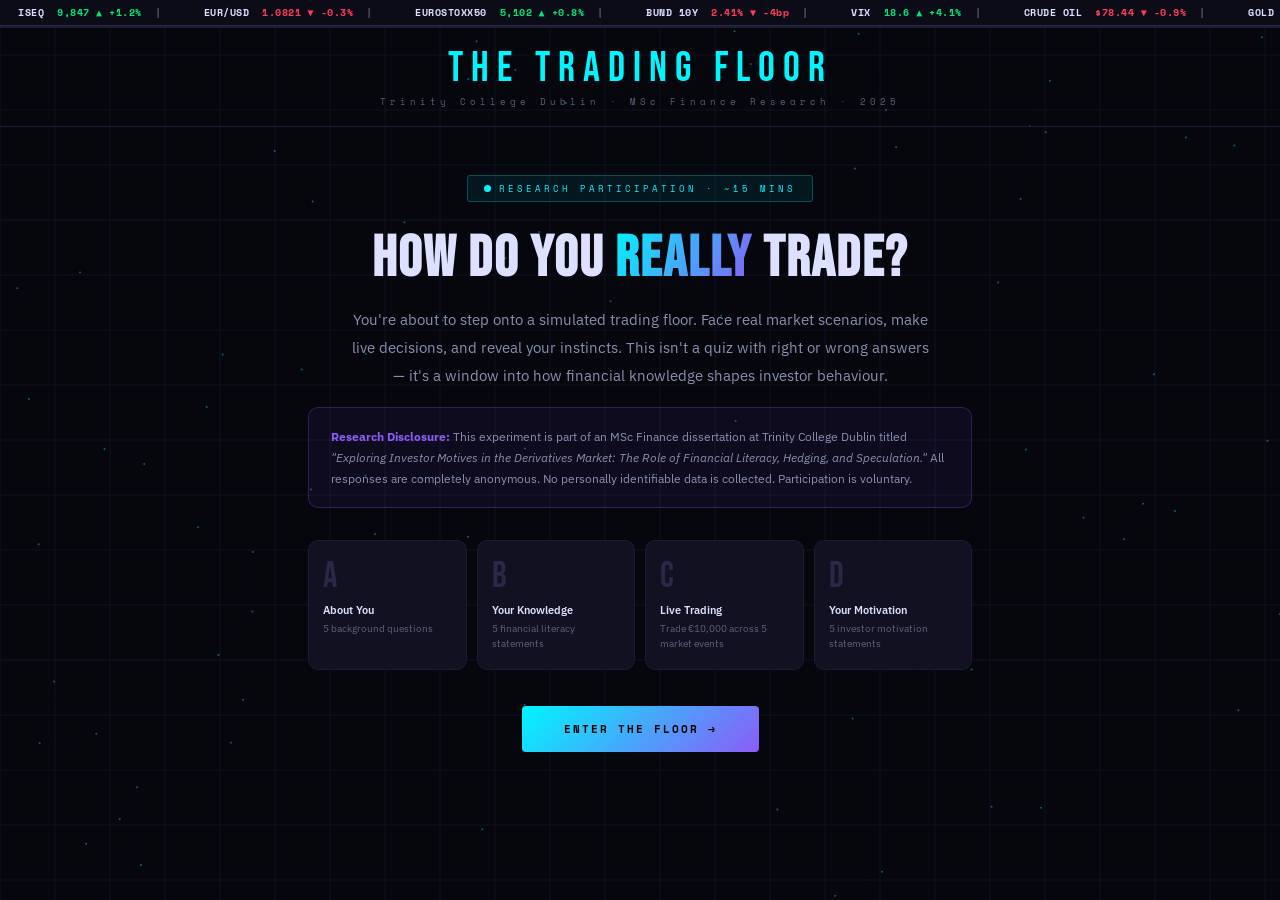
<file: trading-experiment-full (5).html>
<!DOCTYPE html>
<html lang="en">
<head>
<meta charset="UTF-8">
<meta name="viewport" content="width=device-width, initial-scale=1.0">
<title>The Trading Floor — TCD MSc Finance Research</title>
<link href="https://fonts.googleapis.com/css2?family=Bebas+Neue&family=Space+Mono:wght@400;700&family=IBM+Plex+Sans:ital,wght@0,300;0,400;0,500;0,600;1,400&display=swap" rel="stylesheet">
<style>
:root{
  --bg:#06060d;--surface:#0c0c18;--card:#111122;--card2:#161630;
  --border:#1c1c35;--border2:#282848;
  --cyan:#00f5ff;--purple:#8b5cf6;--green:#00e676;
  --amber:#ffb300;--red:#ff3d57;--pink:#ff6b9d;
  --text:#dde1ff;--muted:#5c607a;--muted2:#8890b0;
}
*{margin:0;padding:0;box-sizing:border-box;}
html{scroll-behavior:smooth;}
body{background:var(--bg);color:var(--text);font-family:'IBM Plex Sans',sans-serif;min-height:100vh;overflow-x:hidden;}

/* ── CANVAS ── */
#bgCanvas{position:fixed;top:0;left:0;width:100%;height:100%;z-index:0;pointer-events:none;}

/* ── TICKER ── */
.ticker{position:fixed;top:0;left:0;width:100%;z-index:300;height:26px;background:var(--surface);border-bottom:1px solid var(--border2);overflow:hidden;display:flex;align-items:center;}
.ticker-track{display:flex;animation:tickRun 50s linear infinite;white-space:nowrap;}
@keyframes tickRun{0%{transform:translateX(0)}100%{transform:translateX(-50%)}}
.tick{font-family:'Space Mono',monospace;font-size:10px;padding:0 18px;color:var(--muted2);letter-spacing:.5px;}
.tick b{color:var(--text);}
.tick.up b.val{color:var(--green);}
.tick.dn b.val{color:var(--red);}

/* ── PROGRESS ── */
.prog-bar{position:fixed;top:26px;left:0;width:100%;height:2px;background:var(--border);z-index:299;}
.prog-fill{height:100%;background:linear-gradient(90deg,var(--cyan),var(--purple),var(--pink));transition:width .5s ease;width:0%;}

/* ── HEADER ── */
header{position:relative;z-index:10;padding:48px 40px 18px;text-align:center;border-bottom:1px solid var(--border);}
.hd-logo{font-family:'Bebas Neue',sans-serif;font-size:42px;letter-spacing:8px;color:var(--cyan);line-height:1;}
.hd-sub{font-family:'Space Mono',monospace;font-size:9px;color:var(--muted);letter-spacing:4px;margin-top:5px;}

/* ── SCREENS ── */
.screen{display:none;position:relative;z-index:10;}
.screen.active{display:block;}

/* ══════════ INTRO ══════════ */
#intro{max-width:720px;margin:0 auto;padding:48px 28px 80px;text-align:center;}
.badge-live{display:inline-flex;align-items:center;gap:8px;background:rgba(0,245,255,.07);border:1px solid rgba(0,245,255,.25);border-radius:3px;padding:6px 16px;font-family:'Space Mono',monospace;font-size:9px;letter-spacing:3px;color:var(--cyan);margin-bottom:28px;}
.blink{width:7px;height:7px;border-radius:50%;background:var(--cyan);animation:blink 1.4s ease infinite;}
@keyframes blink{0%,100%{opacity:1}50%{opacity:.2}}
.intro-h{font-family:'Bebas Neue',sans-serif;font-size:58px;letter-spacing:2px;line-height:1;margin-bottom:18px;}
.intro-h span{background:linear-gradient(120deg,var(--cyan),var(--purple));-webkit-background-clip:text;-webkit-text-fill-color:transparent;background-clip:text;}
.intro-p{font-size:15px;line-height:1.85;color:var(--muted2);max-width:580px;margin:0 auto 18px;}
.research-box{background:rgba(139,92,246,.07);border:1px solid rgba(139,92,246,.25);border-radius:10px;padding:18px 22px;font-size:12px;color:var(--muted2);line-height:1.75;text-align:left;margin:18px 0 32px;}
.research-box strong{color:var(--purple);}
.phases{display:grid;grid-template-columns:repeat(4,1fr);gap:10px;margin-bottom:36px;}
.ph{background:var(--card);border:1px solid var(--border);border-radius:10px;padding:18px 14px;text-align:left;}
.ph-letter{font-family:'Bebas Neue',sans-serif;font-size:36px;line-height:1;color:var(--border2);}
.ph-name{font-size:11px;font-weight:600;color:var(--text);margin-top:8px;}
.ph-desc{font-size:10px;color:var(--muted);margin-top:4px;line-height:1.5;}

/* ── BUTTONS ── */
.btn{background:linear-gradient(135deg,var(--cyan),var(--purple));color:#000;border:none;padding:15px 42px;font-family:'Space Mono',monospace;font-size:11px;font-weight:700;letter-spacing:2px;cursor:pointer;border-radius:4px;transition:all .2s;text-transform:uppercase;}
.btn:hover{transform:translateY(-2px);box-shadow:0 12px 32px rgba(0,245,255,.25);}
.btn:disabled{opacity:.4;cursor:not-allowed;transform:none;}
.btn-sm{background:var(--card2);color:var(--text);border:1px solid var(--border2);padding:10px 24px;font-family:'Space Mono',monospace;font-size:10px;letter-spacing:1px;cursor:pointer;border-radius:4px;transition:all .2s;text-transform:uppercase;}
.btn-sm:hover{border-color:var(--cyan);color:var(--cyan);}
.btn-ghost{background:transparent;border:1px solid var(--border2);color:var(--muted2);padding:10px 22px;font-family:'Space Mono',monospace;font-size:10px;letter-spacing:1px;cursor:pointer;border-radius:4px;transition:all .2s;text-transform:uppercase;}
.btn-ghost:hover{border-color:var(--purple);color:var(--text);}

/* ══════════ SECTION WRAPPER ══════════ */
#game{max-width:900px;margin:0 auto;padding:32px 22px 80px;}
.sec-hdr{display:flex;align-items:center;gap:14px;margin-bottom:26px;padding-bottom:18px;border-bottom:1px solid var(--border);}
.sec-tag{font-family:'Space Mono',monospace;font-size:9px;letter-spacing:2px;color:var(--cyan);background:rgba(0,245,255,.08);border:1px solid rgba(0,245,255,.2);padding:4px 12px;border-radius:2px;white-space:nowrap;}
.sec-title{font-family:'Bebas Neue',sans-serif;font-size:24px;letter-spacing:2px;color:var(--text);}
.sec-step{margin-left:auto;font-family:'Space Mono',monospace;font-size:10px;color:var(--muted);}

/* ── Q CARD ── */
.qcard{background:var(--card);border:1px solid var(--border);border-radius:12px;padding:28px 30px;margin-bottom:18px;animation:fadeUp .35s ease;}
@keyframes fadeUp{from{opacity:0;transform:translateY(16px)}to{opacity:1;transform:translateY(0)}}
.qlabel{font-family:'Space Mono',monospace;font-size:9px;letter-spacing:3px;color:var(--muted);margin-bottom:14px;}
.qtext{font-size:17px;font-weight:500;line-height:1.6;color:var(--text);margin-bottom:22px;}

/* ── OPTIONS ── */
.opts{display:flex;flex-direction:column;gap:9px;}
.opt{background:var(--surface);border:1.5px solid var(--border);border-radius:8px;padding:13px 18px;cursor:pointer;display:flex;align-items:center;gap:13px;transition:all .15s;font-size:14px;color:var(--text);}
.opt:hover{border-color:var(--purple);background:rgba(139,92,246,.07);transform:translateX(4px);}
.opt.sel{border-color:var(--cyan);background:rgba(0,245,255,.07);}
.opt-mark{width:18px;height:18px;border-radius:50%;border:2px solid var(--border2);flex-shrink:0;transition:all .15s;}
.opt.sel .opt-mark{border-color:var(--cyan);background:var(--cyan);}
.chk-mark{width:18px;height:18px;border-radius:4px;border:2px solid var(--border2);flex-shrink:0;display:flex;align-items:center;justify-content:center;font-size:10px;transition:all .15s;}
.opt.sel .chk-mark{border-color:var(--cyan);background:var(--cyan);color:#000;}

/* multi-col options */
.opts-2col{display:grid;grid-template-columns:1fr 1fr;gap:9px;}

/* ── LIKERT ── */
.lk-wrap{background:var(--card);border:1px solid var(--border);border-radius:12px;padding:24px 28px;margin-bottom:13px;animation:fadeUp .35s ease;}
.lk-stmt{font-size:15px;font-weight:500;line-height:1.65;color:var(--text);margin-bottom:20px;}
.lk-row{display:flex;align-items:center;gap:10px;}
.lk-end{font-family:'Space Mono',monospace;font-size:9px;color:var(--muted2);line-height:1.4;min-width:75px;}
.lk-end.r{text-align:right;}
.lk-dots{display:flex;flex:1;justify-content:center;gap:10px;}
.lk-dot{width:46px;height:46px;border-radius:50%;border:2px solid var(--border2);background:var(--surface);cursor:pointer;display:flex;align-items:center;justify-content:center;font-family:'Space Mono',monospace;font-size:12px;color:var(--muted2);transition:all .15s;}
.lk-dot:hover{border-color:var(--purple);color:var(--text);transform:scale(1.1);}
.lk-dot.sel{border-color:var(--cyan);background:rgba(0,245,255,.12);color:var(--cyan);transform:scale(1.15);}

/* ── NAV ── */
.nav{display:flex;justify-content:space-between;align-items:center;margin-top:18px;}

/* ══════════ SECTION C — TRADING GAME ══════════ */
#tradingGame{}
.tg-layout{display:grid;grid-template-columns:280px 1fr;gap:18px;align-items:start;}

/* Portfolio sidebar */
.portfolio-panel{background:var(--card);border:1px solid var(--border);border-radius:12px;padding:20px;position:sticky;top:80px;}
.pp-title{font-family:'Space Mono',monospace;font-size:9px;letter-spacing:3px;color:var(--muted);margin-bottom:16px;}
.cash-display{background:var(--surface);border:1px solid var(--border2);border-radius:8px;padding:14px 16px;margin-bottom:14px;}
.cash-lbl{font-family:'Space Mono',monospace;font-size:9px;color:var(--muted);letter-spacing:2px;margin-bottom:4px;}
.cash-val{font-family:'Bebas Neue',sans-serif;font-size:36px;color:var(--green);line-height:1;}
.assets-list{display:flex;flex-direction:column;gap:8px;margin-bottom:14px;}
.asset-row{background:var(--surface);border:1px solid var(--border);border-radius:7px;padding:10px 13px;}
.asset-name{font-family:'Space Mono',monospace;font-size:9px;color:var(--muted2);letter-spacing:1px;margin-bottom:3px;}
.asset-val{font-size:13px;font-weight:600;color:var(--text);}
.asset-pnl{font-family:'Space Mono',monospace;font-size:10px;margin-top:2px;}
.asset-pnl.up{color:var(--green);}
.asset-pnl.dn{color:var(--red);}
.port-total{background:linear-gradient(135deg,rgba(0,245,255,.08),rgba(139,92,246,.08));border:1px solid var(--border2);border-radius:8px;padding:12px 14px;}
.pt-lbl{font-family:'Space Mono',monospace;font-size:9px;color:var(--muted);letter-spacing:2px;margin-bottom:4px;}
.pt-val{font-family:'Bebas Neue',sans-serif;font-size:28px;line-height:1;}
.pt-val.up{color:var(--green);}
.pt-val.dn{color:var(--red);}
.pt-val.neutral{color:var(--text);}
.event-counter{display:flex;gap:6px;margin-bottom:14px;}
.ev-dot{width:10px;height:10px;border-radius:50%;border:2px solid var(--border2);transition:all .3s;}
.ev-dot.done{background:var(--cyan);border-color:var(--cyan);}
.ev-dot.active{background:var(--amber);border-color:var(--amber);box-shadow:0 0 8px var(--amber);}

/* Event panel */
.event-panel{display:flex;flex-direction:column;gap:14px;}
.event-card{background:var(--card);border:1px solid var(--border);border-radius:12px;overflow:hidden;animation:fadeUp .4s ease;}
.event-top{padding:20px 24px 16px;border-bottom:1px solid var(--border);}
.breaking{display:inline-flex;align-items:center;gap:7px;background:rgba(255,61,87,.12);border:1px solid rgba(255,61,87,.3);border-radius:3px;padding:3px 10px;font-family:'Space Mono',monospace;font-size:8px;letter-spacing:2px;color:var(--red);margin-bottom:10px;}
.breaking-dot{width:6px;height:6px;border-radius:50%;background:var(--red);animation:blink 1s infinite;}
.event-title{font-family:'Bebas Neue',sans-serif;font-size:22px;letter-spacing:2px;color:var(--text);margin-bottom:8px;}
.event-desc{font-size:13px;line-height:1.65;color:var(--muted2);}
.affected-tag{display:inline-block;margin-top:10px;font-family:'Space Mono',monospace;font-size:9px;padding:3px 10px;border-radius:2px;background:rgba(255,179,0,.1);color:var(--amber);border:1px solid rgba(255,179,0,.3);}

/* Instrument cards */
.inst-grid{display:grid;grid-template-columns:1fr 1fr;gap:10px;padding:20px 24px;}
.inst-card{background:var(--surface);border:2px solid var(--border);border-radius:10px;padding:16px;cursor:pointer;transition:all .2s;position:relative;overflow:hidden;}
.inst-card::before{content:'';position:absolute;top:0;left:0;right:0;height:2px;background:transparent;transition:background .2s;}
.inst-card:hover{border-color:var(--purple);transform:translateY(-2px);box-shadow:0 8px 24px rgba(0,0,0,.4);}
.inst-card:hover::before{background:var(--purple);}
.inst-card.sel-hedge{border-color:var(--green);}
.inst-card.sel-hedge::before{background:var(--green);}
.inst-card.sel-spec{border-color:var(--red);}
.inst-card.sel-spec::before{background:var(--red);}
.inst-card.sel-neutral{border-color:var(--amber);}
.inst-card.sel-neutral::before{background:var(--amber);}
.inst-card.dimmed{opacity:.3;pointer-events:none;}
.inst-type{font-family:'Space Mono',monospace;font-size:8px;letter-spacing:2px;padding:2px 8px;border-radius:2px;display:inline-block;margin-bottom:10px;}
.inst-type.hedge{background:rgba(0,230,118,.12);color:var(--green);}
.inst-type.spec{background:rgba(255,61,87,.12);color:var(--red);}
.inst-type.neutral{background:rgba(255,179,0,.1);color:var(--amber);}
.inst-name{font-size:13px;font-weight:600;color:var(--text);margin-bottom:6px;line-height:1.3;}
.inst-desc{font-size:11px;color:var(--muted2);line-height:1.5;margin-bottom:10px;}
.inst-cost{font-family:'Space Mono',monospace;font-size:11px;color:var(--cyan);}

/* Outcome flash */
.outcome-overlay{position:fixed;inset:0;background:rgba(6,6,13,.9);z-index:400;display:none;flex-direction:column;align-items:center;justify-content:center;animation:fadeIn .3s ease;}
.outcome-overlay.active{display:flex;}
.outcome-overlay.active{display:flex;}
@keyframes fadeIn{from{opacity:0}to{opacity:1}}
.outcome-box{background:var(--card);border:1px solid var(--border2);border-radius:16px;padding:40px 48px;text-align:center;max-width:480px;width:90%;}
.outcome-emoji{font-size:56px;margin-bottom:12px;animation:pop .4s ease;}
@keyframes pop{0%{transform:scale(0.5)}80%{transform:scale(1.15)}100%{transform:scale(1)}}
.outcome-title{font-family:'Bebas Neue',sans-serif;font-size:36px;letter-spacing:2px;margin-bottom:10px;}
.outcome-title.good{color:var(--green);}
.outcome-title.bad{color:var(--red);}
.outcome-title.neutral{color:var(--amber);}
.outcome-desc{font-size:14px;color:var(--muted2);line-height:1.7;margin-bottom:24px;}
.outcome-delta{font-family:'Space Mono',monospace;font-size:16px;font-weight:700;margin-bottom:20px;}
.outcome-delta.pos{color:var(--green);}
.outcome-delta.neg{color:var(--red);}

/* ══════════ THANK YOU ══════════ */
#thankyou{max-width:680px;margin:0 auto;padding:60px 28px 80px;text-align:center;}
.ty-glyph{font-size:72px;animation:levitate 2s ease-in-out infinite alternate;display:block;}
@keyframes levitate{from{transform:translateY(0)}to{transform:translateY(-14px)}}
.ty-h{font-family:'Bebas Neue',sans-serif;font-size:64px;letter-spacing:4px;line-height:1;background:linear-gradient(120deg,var(--green),var(--cyan),var(--purple));-webkit-background-clip:text;-webkit-text-fill-color:transparent;background-clip:text;margin-bottom:8px;}
.ty-sub{font-family:'Space Mono',monospace;font-size:10px;letter-spacing:3px;color:var(--cyan);margin-bottom:32px;}
.ty-saved{display:inline-flex;align-items:center;gap:8px;background:rgba(0,230,118,.08);border:1px solid rgba(0,230,118,.3);border-radius:4px;padding:10px 20px;font-family:'Space Mono',monospace;font-size:9px;letter-spacing:2px;color:var(--green);margin-bottom:28px;}
.ty-card{background:var(--card);border:1px solid var(--border);border-radius:14px;padding:30px;margin-bottom:20px;}
.ty-msg{font-size:17px;line-height:1.8;color:var(--text);margin-bottom:14px;}
.ty-note{font-size:13px;color:var(--muted2);line-height:1.75;}
.ty-note strong{color:var(--purple);}
.ty-stats{display:grid;grid-template-columns:repeat(3,1fr);gap:12px;margin:24px 0;}
.ty-stat{background:var(--surface);border:1px solid var(--border);border-radius:10px;padding:20px 12px;}
.ty-num{font-family:'Bebas Neue',sans-serif;font-size:48px;color:var(--cyan);line-height:1;}
.ty-lbl{font-family:'Space Mono',monospace;font-size:8px;letter-spacing:2px;color:var(--muted);margin-top:6px;}
.ty-footer{font-family:'Space Mono',monospace;font-size:9px;color:var(--muted);letter-spacing:2px;margin-top:20px;}

/* confetti */
.confetti-wrap{position:fixed;inset:0;pointer-events:none;z-index:5;overflow:hidden;}
.cp{position:absolute;width:8px;height:8px;border-radius:2px;animation:fall linear forwards;}
@keyframes fall{0%{transform:translateY(-20px) rotate(0deg);opacity:1;}100%{transform:translateY(105vh) rotate(540deg);opacity:0;}}

/* sending */
.sending{position:fixed;inset:0;background:rgba(6,6,13,.88);z-index:500;display:none;flex-direction:column;align-items:center;justify-content:center;}
.sending.on{display:flex;}
.spin{width:44px;height:44px;border-radius:50%;border:3px solid var(--border2);border-top-color:var(--cyan);animation:spin .7s linear infinite;margin-bottom:14px;}
@keyframes spin{to{transform:rotate(360deg)}}
.send-txt{font-family:'Space Mono',monospace;font-size:10px;letter-spacing:2px;color:var(--muted2);}

@media(max-width:680px){
  .phases{grid-template-columns:1fr 1fr;}
  .tg-layout{grid-template-columns:1fr;}
  .portfolio-panel{position:static;}
  .inst-grid{grid-template-columns:1fr;}
  .opts-2col{grid-template-columns:1fr;}
  .ty-stats{grid-template-columns:1fr;}
  .intro-h{font-size:40px;}
}
</style>
</head>
<body>

<canvas id="bgCanvas"></canvas>
<div class="confetti-wrap" id="confettiWrap"></div>
<div class="sending" id="sendingOverlay"><div class="spin"></div><div class="send-txt">TRANSMITTING DATA TO SECURE DATABASE...</div></div>
<div class="outcome-overlay" id="outcomeOverlay"></div>

<!-- TICKER -->
<div class="ticker"><div class="ticker-track" id="tickerTrack"></div></div>
<div class="prog-bar"><div class="prog-fill" id="progFill"></div></div>

<header>
  <div class="hd-logo">THE TRADING FLOOR</div>
  <div class="hd-sub">Trinity College Dublin · MSc Finance Research · 2025</div>
</header>

<!-- ══ INTRO ══ -->
<div id="intro" class="screen active">
  <div class="badge-live"><div class="blink"></div>RESEARCH PARTICIPATION · ~15 MINS</div>
  <h1 class="intro-h">How do you <span>really</span> trade?</h1>
  <p class="intro-p">You're about to step onto a simulated trading floor. Face real market scenarios, make live decisions, and reveal your instincts. This isn't a quiz with right or wrong answers — it's a window into how financial knowledge shapes investor behaviour.</p>
  <div class="research-box">
    <strong>Research Disclosure:</strong> This experiment is part of an MSc Finance dissertation at Trinity College Dublin titled <em>"Exploring Investor Motives in the Derivatives Market: The Role of Financial Literacy, Hedging, and Speculation."</em> All responses are completely anonymous. No personally identifiable data is collected. Participation is voluntary.
  </div>
  <div class="phases">
    <div class="ph"><div class="ph-letter">A</div><div class="ph-name">About You</div><div class="ph-desc">5 background questions</div></div>
    <div class="ph"><div class="ph-letter">B</div><div class="ph-name">Your Knowledge</div><div class="ph-desc">5 financial literacy statements</div></div>
    <div class="ph"><div class="ph-letter">C</div><div class="ph-name">Live Trading</div><div class="ph-desc">Trade €10,000 across 5 market events</div></div>
    <div class="ph"><div class="ph-letter">D</div><div class="ph-name">Your Motivation</div><div class="ph-desc">5 investor motivation statements</div></div>
  </div>
  <button class="btn" onclick="startGame()">ENTER THE FLOOR →</button>
</div>

<!-- ══ SECTIONS A, B, D ══ -->
<div id="game" class="screen">
  <div class="sec-hdr">
    <div class="sec-tag" id="secTag">SECTION A</div>
    <div class="sec-title" id="secTitle">ABOUT YOU</div>
    <div class="sec-step" id="secStep">Q1 of 20</div>
  </div>
  <div id="qArea"></div>
  <div class="nav"><span></span><button class="btn" id="nextBtn" onclick="nextStep()" style="display:none">NEXT →</button></div>
</div>

<!-- ══ SECTION C: TRADING GAME ══ -->
<div id="tradingGame" class="screen">
  <div class="sec-hdr">
    <div class="sec-tag">SECTION C — LIVE TRADING</div>
    <div class="sec-title">THE TRADING FLOOR</div>
    <div class="sec-step" id="eventStep">EVENT 1 OF 5</div>
  </div>
  <div class="tg-layout">
    <!-- Portfolio Sidebar -->
    <div class="portfolio-panel">
      <div class="pp-title">YOUR PORTFOLIO</div>
      <div class="event-counter" id="eventCounter"></div>
      <div class="cash-display">
        <div class="cash-lbl">AVAILABLE CASH</div>
        <div class="cash-val" id="cashDisplay">€10,000</div>
      </div>
      <div class="assets-list" id="assetsList"></div>
      <div class="port-total">
        <div class="pt-lbl">TOTAL PORTFOLIO VALUE</div>
        <div class="pt-val neutral" id="totalVal">€22,500</div>
      </div>
    </div>
    <!-- Event Panel -->
    <div class="event-panel" id="eventPanel"></div>
  </div>
</div>

<!-- ══ THANK YOU ══ -->
<div id="thankyou" class="screen">
  <span class="ty-glyph">🏆</span>
  <div class="ty-h">MISSION COMPLETE</div>
  <div class="ty-sub">● LEVEL CLEARED · DATA TRANSMITTED ●</div>
  <div class="ty-saved"><span>✓</span> RESPONSE RECORDED ANONYMOUSLY</div>
  <div class="ty-card">
    <div class="ty-msg">You just played the market — and the market played you back.</div>
    <div class="ty-note">There were no right or wrong answers. Every decision you made — every trade, every statement — reveals something real about how financial minds work. That's exactly what this research is here to uncover.<br><br>Your anonymous responses contribute to <strong>Exploring Investor Motives in the Derivatives Market</strong> — an MSc Finance study at Trinity College Dublin. You've helped make academic research a little more human.</div>
    <div class="ty-stats">
      <div class="ty-stat"><div class="ty-num">20</div><div class="ty-lbl">QUESTIONS<br>ANSWERED</div></div>
      <div class="ty-stat"><div class="ty-num">4</div><div class="ty-lbl">SECTIONS<br>COMPLETED</div></div>
      <div class="ty-stat"><div class="ty-num" id="tyFinalPort">€0</div><div class="ty-lbl">FINAL<br>PORTFOLIO</div></div>
    </div>
  </div>
  <div class="ty-footer">THANK YOU FOR YOUR TIME · NOW GO TRADE SOMETHING REAL 📈</div>
</div>

<script>
// ══════════════════════════════════
// GOOGLE SHEETS — paste your URL here
// ══════════════════════════════════
const SHEETS_URL = 'https://script.google.com/macros/s/AKfycbwxGWLnzvyjL84_oiu6iimKNjPaoMBasXkskqoJML8POpWVbpk3GKSm7hD1KiPw0R_YMQ/exec';

// ── TICKER ────────────────────────
const TICKS = [
  {sym:'ISEQ',val:'9,847',dir:'up',chg:'+1.2%'},
  {sym:'EUR/USD',val:'1.0821',dir:'dn',chg:'-0.3%'},
  {sym:'EUROSTOXX50',val:'5,102',dir:'up',chg:'+0.8%'},
  {sym:'BUND 10Y',val:'2.41%',dir:'dn',chg:'-4bp'},
  {sym:'VIX',val:'18.6',dir:'up',chg:'+4.1%'},
  {sym:'CRUDE OIL',val:'$78.44',dir:'dn',chg:'-0.9%'},
  {sym:'GOLD',val:'$2,318',dir:'up',chg:'+0.5%'},
  {sym:'DAX',val:'18,204',dir:'up',chg:'+0.6%'},
  {sym:'S&P 500',val:'5,234',dir:'up',chg:'+0.4%'},
  {sym:'FTSE 100',val:'8,102',dir:'dn',chg:'-0.2%'},
  {sym:'BTC/USD',val:'67,400',dir:'up',chg:'+2.1%'},
  {sym:'SILVER',val:'$28.4',dir:'up',chg:'+0.7%'},
  {sym:'EUR/GBP',val:'0.8542',dir:'dn',chg:'-0.1%'},
  {sym:'WHEAT',val:'$612',dir:'up',chg:'+1.4%'},
];
(function buildTicker(){
  const t = document.getElementById('tickerTrack');
  const items = [...TICKS,...TICKS];
  t.innerHTML = items.map(x=>`<span class="tick ${x.dir}"><b>${x.sym}</b> &nbsp;<b class="val">${x.val} ${x.dir==='up'?'▲':'▼'} ${x.chg}</b> &nbsp;|&nbsp;</span>`).join('');
})();

// ── CANVAS ────────────────────────
(function initCanvas(){
  const c = document.getElementById('bgCanvas');
  const ctx = c.getContext('2d');
  let W,H,pts=[];
  const resize=()=>{W=c.width=innerWidth;H=c.height=innerHeight;};
  resize(); window.addEventListener('resize',resize);
  const init=()=>{pts=[];for(let i=0;i<Math.floor(W*H/14000);i++)pts.push({x:Math.random()*W,y:Math.random()*H,vx:(Math.random()-.5)*.25,vy:(Math.random()-.5)*.25});};
  init();
  const draw=()=>{
    ctx.clearRect(0,0,W,H);
    ctx.strokeStyle='rgba(20,20,42,0.8)';ctx.lineWidth=1;
    for(let x=0;x<W;x+=55){ctx.beginPath();ctx.moveTo(x,0);ctx.lineTo(x,H);ctx.stroke();}
    for(let y=0;y<H;y+=55){ctx.beginPath();ctx.moveTo(0,y);ctx.lineTo(W,y);ctx.stroke();}
    pts.forEach(p=>{
      p.x+=p.vx;p.y+=p.vy;
      if(p.x<0||p.x>W)p.vx*=-1;if(p.y<0||p.y>H)p.vy*=-1;
      ctx.beginPath();ctx.arc(p.x,p.y,1,0,Math.PI*2);
      ctx.fillStyle='rgba(0,245,255,0.4)';ctx.fill();
    });
    pts.forEach((a,i)=>pts.slice(i+1).forEach(b=>{
      const d=Math.hypot(a.x-b.x,a.y-b.y);
      if(d<100){ctx.beginPath();ctx.moveTo(a.x,a.y);ctx.lineTo(b.x,b.y);ctx.strokeStyle=`rgba(139,92,246,${.12*(1-d/100)})`;ctx.lineWidth=.5;ctx.stroke();}
    }));
    requestAnimationFrame(draw);
  };
  draw();
})();

// ══════════════════════════════════
// STATE
// ══════════════════════════════════
let responses = {};
let phase = 'A'; // A | B | C | D
let qIdx = 0;

// Portfolio state
let cash = 10000;
let assets = [
  {name:'TECH STOCK (SAP SE)',base:4500,current:4500,pnl:0},
  {name:'OIL ETF',base:3500,current:3500,pnl:0},
  {name:'EURO BONDS',base:4500,current:4500,pnl:0}
];
let eventIdx = 0;
let tradeChoices = []; // stores {type:'hedge'|'spec'|'neutral'|'hold', score:1-5} for Q11-Q15

// ── PROGRESS ──────────────────────
function setProgress(pct){ document.getElementById('progFill').style.width=pct+'%'; }

// ══════════════════════════════════
// SECTION A — DEMOGRAPHICS
// ══════════════════════════════════
const demoQs = [
  {id:'Q1',text:'What is your gender?',type:'single',opts:['Male','Female','Non-binary','Prefer not to say']},
  {id:'Q2',text:'What is your age group?',type:'single',opts:['18–24','25–34','35–44','45–54','55+']},
  {id:'Q3',text:'What is your highest level of education?',type:'single',opts:['Undergraduate degree','Postgraduate degree','Professional qualification (CFA, ACCA, etc.)','Other']},
  {id:'Q4',text:'How long have you been trading or investing?',type:'single',opts:['Less than 1 year','1–3 years','3–5 years','5+ years',"I don't trade but have financial knowledge"]},
  {id:'Q5',text:'Which financial instruments have you used or studied? (Select all that apply)',type:'multi',opts:['Futures','Options','Forwards']},
];

function renderDemo(idx){
  const q=demoQs[idx];
  setProgress((idx/20)*100);
  document.getElementById('secTag').textContent='SECTION A — DEMOGRAPHICS';
  document.getElementById('secTitle').textContent='ABOUT YOU';
  document.getElementById('secStep').textContent=`Q${idx+1} of 20`;
  document.getElementById('nextBtn').style.display='none';
  const multi=q.type==='multi';
  document.getElementById('qArea').innerHTML=`
    <div class="qcard">
      <div class="qlabel">QUESTION ${idx+1} OF 5</div>
      <div class="qtext">${q.text}</div>
      <div class="opts" id="optsCont">
        ${q.opts.map((o,i)=>`
          <div class="opt" id="dopt_${i}" onclick="pickDemo(${i},'${q.id}',${multi})">
            <div class="${multi?'chk-mark':'opt-mark'}">${multi&&responses[q.id]&&responses[q.id].includes(o)?'✓':''}</div>
            <span>${o}</span>
          </div>`).join('')}
      </div>
    </div>`;
  // restore
  if(responses[q.id]!==undefined){
    if(multi){
      (responses[q.id]||[]).forEach(v=>{const i=q.opts.indexOf(v);if(i>=0){document.getElementById(`dopt_${i}`).classList.add('sel');document.getElementById(`dopt_${i}`).querySelector('.chk-mark').textContent='✓';}});
      if((responses[q.id]||[]).length) document.getElementById('nextBtn').style.display='inline-block';
    } else {
      const i=q.opts.indexOf(responses[q.id]);
      if(i>=0) document.getElementById(`dopt_${i}`).classList.add('sel');
      document.getElementById('nextBtn').style.display='inline-block';
    }
  }
}

function pickDemo(idx,qid,multi){
  const q=demoQs.find(x=>x.id===qid);
  if(multi){
    const el=document.getElementById(`dopt_${idx}`);
    el.classList.toggle('sel');
    const chk=el.querySelector('.chk-mark');
    chk.textContent=el.classList.contains('sel')?'✓':'';
    const vals=[...document.querySelectorAll('.opt.sel')].map(e=>q.opts[parseInt(e.id.split('_')[1])]);
    responses[qid]=vals;
    document.getElementById('nextBtn').style.display=vals.length?'inline-block':'none';
  } else {
    document.querySelectorAll('.opt').forEach(e=>e.classList.remove('sel'));
    document.getElementById(`dopt_${idx}`).classList.add('sel');
    responses[qid]=q.opts[idx];
    document.getElementById('nextBtn').style.display='inline-block';
  }
}

// ══════════════════════════════════
// SECTION B — FINANCIAL LITERACY
// ══════════════════════════════════
const flStmts=[
  'I understand how futures contracts are priced and settled.',
  'I understand the difference between call and put options.',
  'I am aware of the margin requirements involved in derivatives trading.',
  'I understand how leverage works in derivatives markets.',
  'I can assess the risk-reward profile of a derivatives instrument before trading.'
];

function renderFL(idx){
  const qn=6+idx;
  setProgress(((5+idx)/20)*100);
  document.getElementById('secTag').textContent='SECTION B — FINANCIAL LITERACY';
  document.getElementById('secTitle').textContent='YOUR KNOWLEDGE';
  document.getElementById('secStep').textContent=`Q${qn} of 20`;
  document.getElementById('nextBtn').style.display='none';
  const saved=responses['Q'+qn];
  document.getElementById('qArea').innerHTML=`
    <div class="lk-wrap">
      <div class="qlabel">QUESTION ${idx+1} OF 5 · RATE YOUR AGREEMENT</div>
      <div class="lk-stmt">${flStmts[idx]}</div>
      <div class="lk-row">
        <div class="lk-end">Strongly<br>Disagree</div>
        <div class="lk-dots">
          ${[1,2,3,4,5].map(n=>`<div class="lk-dot ${saved===n?'sel':''}" id="ld_${n}" onclick="pickFL(${n},'Q${qn}')">${n}</div>`).join('')}
        </div>
        <div class="lk-end r">Strongly<br>Agree</div>
      </div>
    </div>`;
  if(saved!==undefined) document.getElementById('nextBtn').style.display='inline-block';
}

function pickFL(val,qid){
  document.querySelectorAll('.lk-dot').forEach(d=>d.classList.remove('sel'));
  document.getElementById(`ld_${val}`).classList.add('sel');
  responses[qid]=val;
  document.getElementById('nextBtn').style.display='inline-block';
}

// ══════════════════════════════════
// SECTION C — TRADING GAME
// ══════════════════════════════════
const EVENTS = [
  {
    title:'TECH EARNINGS MISS',
    desc:'SAP SE reports earnings 15% below analyst expectations. Markets react immediately — tech stocks slide across the board.',
    affected:'YOUR TECH STOCK IS DOWN 8%',
    assetIdx:0, assetChange:-0.08,
    instruments:[
      {type:'hedge',name:'Take out price protection',desc:'Pay to protect your tech stock from falling further. Limits your downside.',cost:500,outcome:'Your protection kicks in — losses capped. Smart defensive move.',outcomeDelta:+400,score:1},
      {type:'spec',name:'Bet it will keep falling',desc:'Open a position that pays out if the stock continues to drop.',cost:800,outcome:'The stock bounces back — your bet loses. Market is unpredictable.',outcomeDelta:-600,score:5},
      {type:'neutral',name:'Sell the stock now',desc:'Exit your tech position entirely. Take the loss, move to cash.',cost:0,outcome:'You exited — avoided further pain but missed a partial recovery.',outcomeDelta:+150,score:3},
      {type:'hedge',name:'Hold and do nothing',desc:"Stay put. No additional cost. See how things develop.",cost:0,outcome:'Stock stays flat after the initial drop. Your patience holds.',outcomeDelta:0,score:2},
    ]
  },
  {
    title:'OIL PRICE SPIKE',
    desc:'OPEC announces a surprise production cut. Oil prices surge 12% in a single session.',
    affected:'YOUR OIL ETF IS UP 12%',
    assetIdx:1, assetChange:+0.12,
    instruments:[
      {type:'hedge',name:'Lock in your oil gains now',desc:'Secure the profit by agreeing to sell at the current high price.',cost:300,outcome:'You locked in gains before a small pullback. Textbook hedging.',outcomeDelta:+380,score:1},
      {type:'spec',name:'Double down on oil rising',desc:'Put more cash into an oil position — bet prices keep climbing.',cost:1200,outcome:'Oil pulls back slightly — your leveraged bet loses some ground.',outcomeDelta:-400,score:5},
      {type:'neutral',name:'Protect your other assets',desc:'High oil hurts airlines and manufacturers. Shield those positions.',cost:400,outcome:'Your broader portfolio is protected from oil knock-on effects.',outcomeDelta:+200,score:2},
      {type:'neutral',name:'Hold and watch',desc:'Do nothing — enjoy the gain and monitor the situation.',cost:0,outcome:'Oil holds steady. Your ETF gain is intact.',outcomeDelta:0,score:3},
    ]
  },
  {
    title:'ECB EMERGENCY RATE HIKE',
    desc:'The ECB announces an unexpected 75bp rate hike to combat inflation. Bond markets take a sharp hit.',
    affected:'YOUR EURO BONDS ARE DOWN 6%',
    assetIdx:2, assetChange:-0.06,
    instruments:[
      {type:'hedge',name:'Take out interest rate protection',desc:'A contract that pays out when rates rise — offsets your bond losses.',cost:600,outcome:'Your rate protection activates — bond losses largely offset. Solid hedge.',outcomeDelta:+520,score:1},
      {type:'spec',name:'Bet rates keep rising',desc:'Open a position that profits if the ECB hikes again.',cost:900,outcome:'ECB pauses — no further hike. Your speculative bet expires worthless.',outcomeDelta:-700,score:5},
      {type:'neutral',name:'Sell bonds, buy short-term cash',desc:'Exit long bonds and park money in shorter-term instruments.',cost:0,outcome:'You reduced duration risk — portfolio stabilises.',outcomeDelta:+100,score:3},
      {type:'hedge',name:'Hold — rates may fall back',desc:'Stay in your bonds. Central banks often reverse course.',cost:0,outcome:'Bonds recover 40% of losses over the following week.',outcomeDelta:+160,score:2},
    ]
  },
  {
    title:'DOLLAR WEAKENS SHARPLY',
    desc:"You've just received a €5,000 bonus payment in US dollars. The dollar suddenly weakens 5% against the euro.",
    affected:'YOUR $5,000 BONUS IS LOSING VALUE',
    assetIdx:-1, assetChange:0,
    instruments:[
      {type:'hedge',name:'Lock in today\'s exchange rate',desc:'Fix the rate now with a forward contract — know exactly what you get.',cost:200,outcome:'Rate locked. When dollar falls further, you\'re fully protected.',outcomeDelta:+300,score:1},
      {type:'spec',name:'Wait — bet the dollar recovers',desc:'Hold your dollars and hope for a rebound before converting.',cost:0,outcome:'Dollar weakens further. You convert at a worse rate than today.',outcomeDelta:-250,score:5},
      {type:'neutral',name:'Convert half now, hold half',desc:'Split the risk — convert 50% today, leave the rest open.',cost:0,outcome:'Balanced outcome. You capture some protection, some upside.',outcomeDelta:+100,score:3},
      {type:'hedge',name:'Convert everything immediately',desc:'No FX risk — convert all dollars to euros at today\'s rate.',cost:0,outcome:'Clean exit. Dollar drops further — you avoided the extra loss.',outcomeDelta:+200,score:2},
    ]
  },
  {
    title:'MARKETS ARE FALLING',
    desc:'Bad news hits — stocks across your portfolio are dropping. Everyone is panicking. You have cash and need to decide what to do right now.',
    affected:'ALL YOUR ASSETS ARE DOWN TODAY',
    assetIdx:-1, assetChange:-0.05,
    instruments:[
      {type:'hedge',name:'Put a safety net on my portfolio',desc:'Pay a small amount to protect against further losses. Limits how much worse things can get.',cost:700,outcome:'Smart move — the market keeps falling but your safety net cushions the blow.',outcomeDelta:+600,score:1},
      {type:'spec',name:'Bet the market keeps falling',desc:'Open a trade that makes money if prices keep dropping. High risk, high reward.',cost:1000,outcome:'Markets find a floor and bounce back — your bet loses money.',outcomeDelta:-800,score:5},
      {type:'neutral',name:'Buy more assets at lower prices',desc:'Use your cash to buy while everything is cheap and wait for recovery.',cost:1500,outcome:'Markets recover over the next few days — your extra purchase gains in value.',outcomeDelta:+400,score:3},
      {type:'hedge',name:'Do nothing and wait it out',desc:'Stay calm. Keep everything as is. Market drops are usually temporary.',cost:0,outcome:'Markets partially recover. Staying patient avoided locking in losses.',outcomeDelta:+200,score:2},
    ]
  }
];

function initTrading(){
  cash=10000;
  assets=[
    {name:'TECH STOCK (SAP SE)',base:4500,current:4500,pnl:0},
    {name:'OIL ETF',base:3500,current:3500,pnl:0},
    {name:'EURO BONDS',base:4500,current:4500,pnl:0}
  ];
  eventIdx=0;tradeChoices=[];
  renderEventCounter();
  updatePortfolioUI();
  renderEvent();
}

function renderEventCounter(){
  document.getElementById('eventCounter').innerHTML=
    EVENTS.map((_,i)=>`<div class="ev-dot ${i<eventIdx?'done':i===eventIdx?'active':''}" id="evdot_${i}"></div>`).join('');
}

function updatePortfolioUI(){
  document.getElementById('cashDisplay').textContent='€'+cash.toLocaleString();
  const aList=document.getElementById('assetsList');
  aList.innerHTML=assets.map(a=>{
    const pnlPct=a.base?((a.current-a.base)/a.base*100).toFixed(1):0;
    const up=a.current>=a.base;
    return `<div class="asset-row">
      <div class="asset-name">${a.name}</div>
      <div class="asset-val">€${a.current.toLocaleString()}</div>
      <div class="asset-pnl ${up?'up':'dn'}">${up?'▲':'▼'} ${Math.abs(pnlPct)}%</div>
    </div>`;
  }).join('');
  const total=cash+assets.reduce((s,a)=>s+a.current,0);
  const tv=document.getElementById('totalVal');
  tv.textContent='€'+total.toLocaleString();
  tv.className='pt-val '+(total>22500?'up':total<22500?'dn':'neutral');
}

function renderEvent(){
  setProgress(((10+eventIdx)/20)*100);
  document.getElementById('eventStep').textContent=`EVENT ${eventIdx+1} OF 5`;
  renderEventCounter();
  const ev=EVENTS[eventIdx];
  // Apply asset change immediately for visual effect
  if(ev.assetIdx>=0){
    assets[ev.assetIdx].current=Math.round(assets[ev.assetIdx].base*(1+ev.assetChange));
    assets[ev.assetIdx].pnl=assets[ev.assetIdx].current-assets[ev.assetIdx].base;
  } else if(ev.assetChange!==0){
    assets.forEach(a=>{a.current=Math.round(a.base*(1+ev.assetChange));a.pnl=a.current-a.base;});
  }
  updatePortfolioUI();

  document.getElementById('eventPanel').innerHTML=`
    <div class="event-card">
      <div class="event-top">
        <div class="breaking"><div class="breaking-dot"></div>BREAKING MARKET EVENT</div>
        <div class="event-title">${ev.title}</div>
        <div class="event-desc">${ev.desc}</div>
        <div class="affected-tag">⚠ ${ev.affected}</div>
      </div>
      <div class="inst-grid" id="instGrid">
        ${ev.instruments.map((inst,i)=>`
          <div class="inst-card" id="ic_${i}" onclick="pickInstrument(${i})">
            <div class="inst-type ${inst.type}">${inst.type.toUpperCase()}</div>
            <div class="inst-name">${inst.name}</div>
            <div class="inst-desc">${inst.desc}</div>
            <div class="inst-cost">${inst.cost>0?'Cost: €'+inst.cost:'No cost'}</div>
          </div>`).join('')}
      </div>
    </div>`;
}

function pickInstrument(idx){
  const ev=EVENTS[eventIdx];
  const inst=ev.instruments[idx];
  if(cash<inst.cost){
    alert("Not enough cash for this option! Choose another.");
    return;
  }
  document.querySelectorAll('.inst-card').forEach((el,i)=>{
    el.classList.remove('sel-hedge','sel-spec','sel-neutral');
    el.classList.toggle('dimmed',i!==idx);
    el.style.pointerEvents='none';
  });
  document.getElementById(`ic_${idx}`).classList.add(`sel-${inst.type}`);
  // deduct cost
  cash=Math.max(0,cash-inst.cost);
  updatePortfolioUI();
  // store choice
  tradeChoices.push({type:inst.type,score:inst.score,event:ev.title});
  responses['Q'+(11+eventIdx)]=inst.type.charAt(0).toUpperCase()+inst.type.slice(1);
  // show outcome after delay
  setTimeout(()=>showOutcome(inst,ev),700);
}

function showOutcome(inst,ev){
  const pos=inst.outcomeDelta>=0;
  const neutral=inst.outcomeDelta===0;
  // apply outcome delta to portfolio
  cash=Math.round(cash+Math.max(0,inst.outcomeDelta));
  if(ev.assetIdx>=0){
    assets[ev.assetIdx].current=Math.max(0,assets[ev.assetIdx].current+Math.min(0,inst.outcomeDelta));
  }
  updatePortfolioUI();

  const overlay=document.getElementById('outcomeOverlay');
  overlay.innerHTML=`
    <div class="outcome-box">
      <div class="outcome-emoji">${neutral?'🤝':pos?'📈':'📉'}</div>
      <div class="outcome-title ${neutral?'neutral':pos?'good':'bad'}">${neutral?'STEADY HAND':pos?'GOOD CALL':'MARKET WINS'}</div>
      <div class="outcome-delta ${pos||neutral?'pos':'neg'}">${inst.outcomeDelta>=0?'+':''}€${Math.abs(inst.outcomeDelta).toLocaleString()} portfolio impact</div>
      <div class="outcome-desc">${inst.outcome}</div>
      <button class="btn" onclick="nextEvent()">${eventIdx<4?'NEXT EVENT →':'SEE RESULTS →'}</button>
    </div>`;
  overlay.classList.add('active');
}

function nextEvent(){
  document.getElementById('outcomeOverlay').classList.remove('active');
  eventIdx++;
  if(eventIdx<5){
    renderEvent();
  } else {
    // Update asset bases for final state
    enterSection('D');
  }
}

// ══════════════════════════════════
// SECTION D — IMS
// ══════════════════════════════════
const imsStmts=[
  'I am highly motivated to actively participate in derivatives markets.',
  'I constantly look for new opportunities to trade derivatives instruments.',
  'My motivation to trade derivatives has increased over time.',
  'I am driven to continuously learn more about derivatives markets.',
  'I feel confident and motivated when making derivatives trading decisions.'
];

function renderIMS(idx){
  const qn=16+idx;
  setProgress(((15+idx)/20)*100);
  document.getElementById('secTag').textContent='SECTION D — INVESTOR MOTIVATION';
  document.getElementById('secTitle').textContent='YOUR MOTIVATION';
  document.getElementById('secStep').textContent=`Q${qn} of 20`;
  document.getElementById('nextBtn').style.display='none';
  const saved=responses['Q'+qn];
  document.getElementById('qArea').innerHTML=`
    <div class="lk-wrap">
      <div class="qlabel">QUESTION ${idx+1} OF 5 · RATE YOUR AGREEMENT</div>
      <div class="lk-stmt">${imsStmts[idx]}</div>
      <div class="lk-row">
        <div class="lk-end">Strongly<br>Disagree</div>
        <div class="lk-dots">
          ${[1,2,3,4,5].map(n=>`<div class="lk-dot ${saved===n?'sel':''}" id="ld_${n}" onclick="pickIMS(${n},'Q${qn}')">${n}</div>`).join('')}
        </div>
        <div class="lk-end r">Strongly<br>Agree</div>
      </div>
    </div>`;
  if(saved!==undefined) document.getElementById('nextBtn').style.display='inline-block';
}

function pickIMS(val,qid){
  document.querySelectorAll('.lk-dot').forEach(d=>d.classList.remove('sel'));
  document.getElementById(`ld_${val}`).classList.add('sel');
  responses[qid]=val;
  document.getElementById('nextBtn').style.display='inline-block';
}

// ══════════════════════════════════
// FLOW CONTROL
// ══════════════════════════════════
function startGame(){
  document.getElementById('intro').classList.remove('active');
  document.getElementById('game').classList.add('active');
  phase='A';qIdx=0;
  renderDemo(0);
}

function enterSection(s){
  phase=s;qIdx=0;
  if(s==='C'){
    document.getElementById('game').classList.remove('active');
    document.getElementById('tradingGame').classList.add('active');
    initTrading();
  } else {
    document.getElementById('tradingGame').classList.remove('active');
    document.getElementById('game').classList.add('active');
    if(s==='B') renderFL(0);
    else if(s==='D') renderIMS(0);
  }
}

function nextStep(){
  if(phase==='A'){
    qIdx++;
    if(qIdx<5) renderDemo(qIdx);
    else enterSection('B');
  } else if(phase==='B'){
    qIdx++;
    if(qIdx<5) renderFL(qIdx);
    else enterSection('C');
  } else if(phase==='D'){
    qIdx++;
    if(qIdx<5) renderIMS(qIdx);
    else submitData();
  }
}

// ══════════════════════════════════
// DATA SUBMISSION
// ══════════════════════════════════
function submitData(){
  document.getElementById('sendingOverlay').classList.add('on');
  const finalPortfolio = cash + assets.reduce((s,a)=>s+a.current,0);

  // Score map: each trade choice → SM score + HED score for SPSS
  const scoreMap={
    'Speculative':{SM:5,HED:1},
    'Hedging':    {SM:1,HED:5},
    'Neutral':    {SM:3,HED:3},
    'Cautious':   {SM:2,HED:2}
  };
  const s11=scoreMap[responses.Q11]||{SM:'',HED:''};
  const s12=scoreMap[responses.Q12]||{SM:'',HED:''};
  const s13=scoreMap[responses.Q13]||{SM:'',HED:''};
  const s14=scoreMap[responses.Q14]||{SM:'',HED:''};
  const s15=scoreMap[responses.Q15]||{SM:'',HED:''};

  const payload={
    Timestamp: new Date().toISOString(),
    Q1_Gender: responses.Q1||'',
    Q2_Age: responses.Q2||'',
    Q3_Education: responses.Q3||'',
    Q4_Experience: responses.Q4||'',
    Q5_Instruments: Array.isArray(responses.Q5)?responses.Q5.join(';'):(responses.Q5||''),
    Q6_FL1: responses.Q6||'',
    Q7_FL2: responses.Q7||'',
    Q8_FL3: responses.Q8||'',
    Q9_FL4: responses.Q9||'',
    Q10_FL5: responses.Q10||'',
    Q11_Choice: responses.Q11||'', Q11_SM: s11.SM, Q11_HED: s11.HED,
    Q12_Choice: responses.Q12||'', Q12_SM: s12.SM, Q12_HED: s12.HED,
    Q13_Choice: responses.Q13||'', Q13_SM: s13.SM, Q13_HED: s13.HED,
    Q14_Choice: responses.Q14||'', Q14_SM: s14.SM, Q14_HED: s14.HED,
    Q15_Choice: responses.Q15||'', Q15_SM: s15.SM, Q15_HED: s15.HED,
    Q16_IMS1: responses.Q16||'',
    Q17_IMS2: responses.Q17||'',
    Q18_IMS3: responses.Q18||'',
    Q19_IMS4: responses.Q19||'',
    Q20_IMS5: responses.Q20||'',
    FinalPortfolioValue: finalPortfolio
  };

  console.log('=== RESEARCH DATA ==='); console.table(payload);

  fetch(SHEETS_URL,{method:'POST',mode:'no-cors',headers:{'Content-Type':'application/json'},body:JSON.stringify(payload)})
    .then(()=>showThankyou(finalPortfolio))
    .catch(()=>showThankyou(finalPortfolio));
}

function showThankyou(finalPort){
  document.getElementById('sendingOverlay').classList.remove('on');
  document.getElementById('game').classList.remove('active');
  document.getElementById('tradingGame').classList.remove('active');
  document.getElementById('thankyou').classList.add('active');
  setProgress(100);
  document.getElementById('tyFinalPort').textContent='€'+finalPort.toLocaleString();
  spawnConfetti();
}

// ── CONFETTI ──────────────────────
function spawnConfetti(){
  const cols=['#00f5ff','#8b5cf6','#ff6b9d','#00e676','#ffb300'];
  const wrap=document.getElementById('confettiWrap');
  for(let i=0;i<90;i++){
    setTimeout(()=>{
      const p=document.createElement('div');
      p.className='cp';
      p.style.cssText=`left:${Math.random()*100}vw;background:${cols[i%cols.length]};animation-duration:${Math.random()*2+2}s;animation-delay:${Math.random()*1.5}s;width:${Math.random()*8+4}px;height:${Math.random()*8+4}px;`;
      wrap.appendChild(p);
      setTimeout(()=>p.remove(),4500);
    },i*25);
  }
}
</script>

<!--
════════════════════════════════════════════════
GOOGLE SHEETS SETUP — READ THIS
════════════════════════════════════════════════

STEP 1: Create a new Google Sheet.
Add these exact headers in Row 1:
Timestamp | Q1_Gender | Q2_Age | Q3_Education | Q4_Experience | Q5_Instruments |
Q6_FL1 | Q7_FL2 | Q8_FL3 | Q9_FL4 | Q10_FL5 |
Q11_TechEvent | Q12_OilEvent | Q13_RateEvent | Q14_FXEvent | Q15_CrashEvent |
Q16_IMS1 | Q17_IMS2 | Q18_IMS3 | Q19_IMS4 | Q20_IMS5 | FinalPortfolioValue

STEP 2: Extensions → Apps Script → paste this:

function doPost(e) {
  var sheet = SpreadsheetApp.getActiveSpreadsheet().getActiveSheet();
  var data = JSON.parse(e.postData.contents);
  sheet.appendRow([
    data.Timestamp,
    data.Q1_Gender, data.Q2_Age, data.Q3_Education, data.Q4_Experience, data.Q5_Instruments,
    data.Q6_FL1, data.Q7_FL2, data.Q8_FL3, data.Q9_FL4, data.Q10_FL5,
    data.Q11_Choice, data.Q11_SM, data.Q11_HED,
    data.Q12_Choice, data.Q12_SM, data.Q12_HED,
    data.Q13_Choice, data.Q13_SM, data.Q13_HED,
    data.Q14_Choice, data.Q14_SM, data.Q14_HED,
    data.Q15_Choice, data.Q15_SM, data.Q15_HED,
    data.Q16_IMS1, data.Q17_IMS2, data.Q18_IMS3, data.Q19_IMS4, data.Q20_IMS5,
    data.FinalPortfolioValue
  ]);
  return ContentService.createTextOutput('OK');
}

STEP 3: Deploy → New Deployment → Web App
  - Execute as: Me
  - Who has access: Anyone
  Copy the Web App URL.

STEP 4: Replace 'https://script.google.com/macros/s/AKfycbwxGWLnzvyjL84_oiu6iimKNjPaoMBasXkskqoJML8POpWVbpk3GKSm7hD1KiPw0R_YMQ/exec' in this file with that URL.

STEP 5: Export Google Sheet as CSV → Import to SPSS.
  Columns Q6–Q10 = FL factor items (Likert 1–5)
  Columns Q11–Q15 = SM/HED items (Hedge/Spec/Neutral/Cautious)
  Columns Q16–Q20 = IMS factor items (Likert 1–5)
════════════════════════════════════════════════
-->
</body>
</html>
</file>
